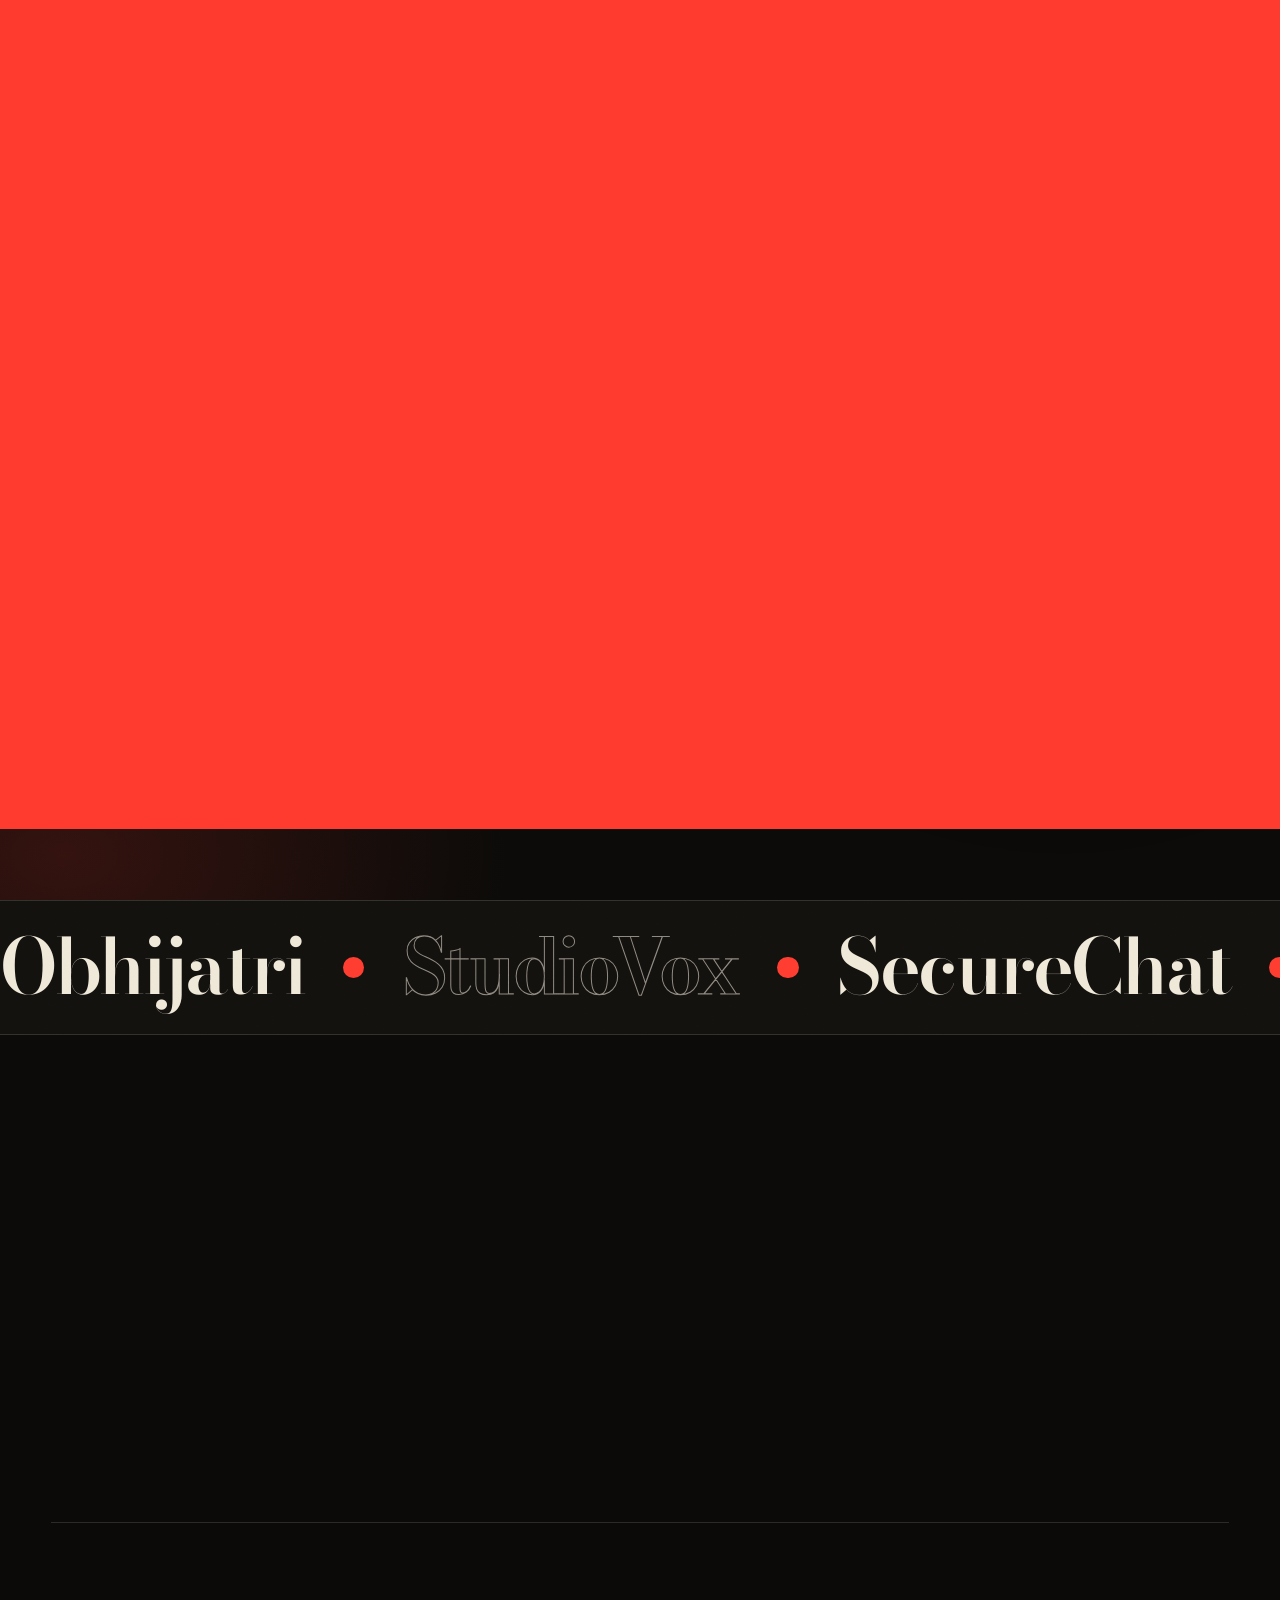
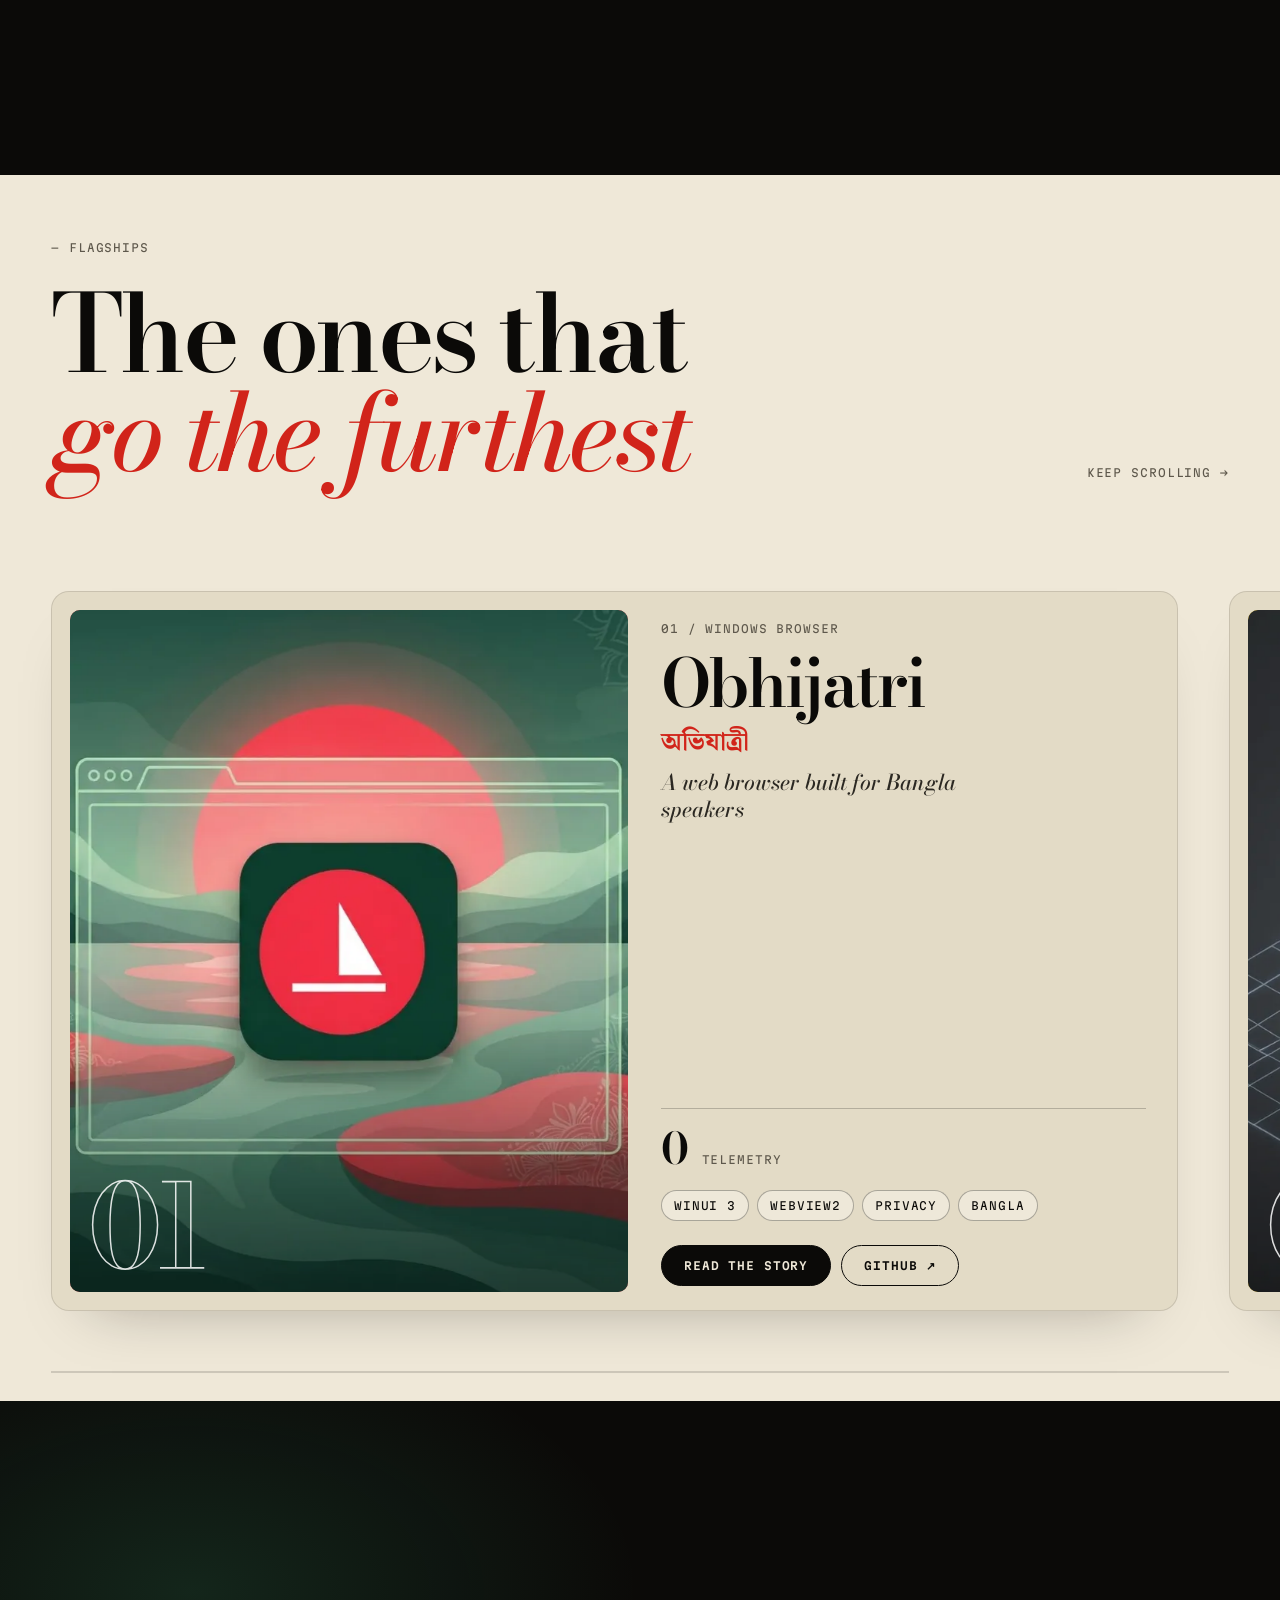
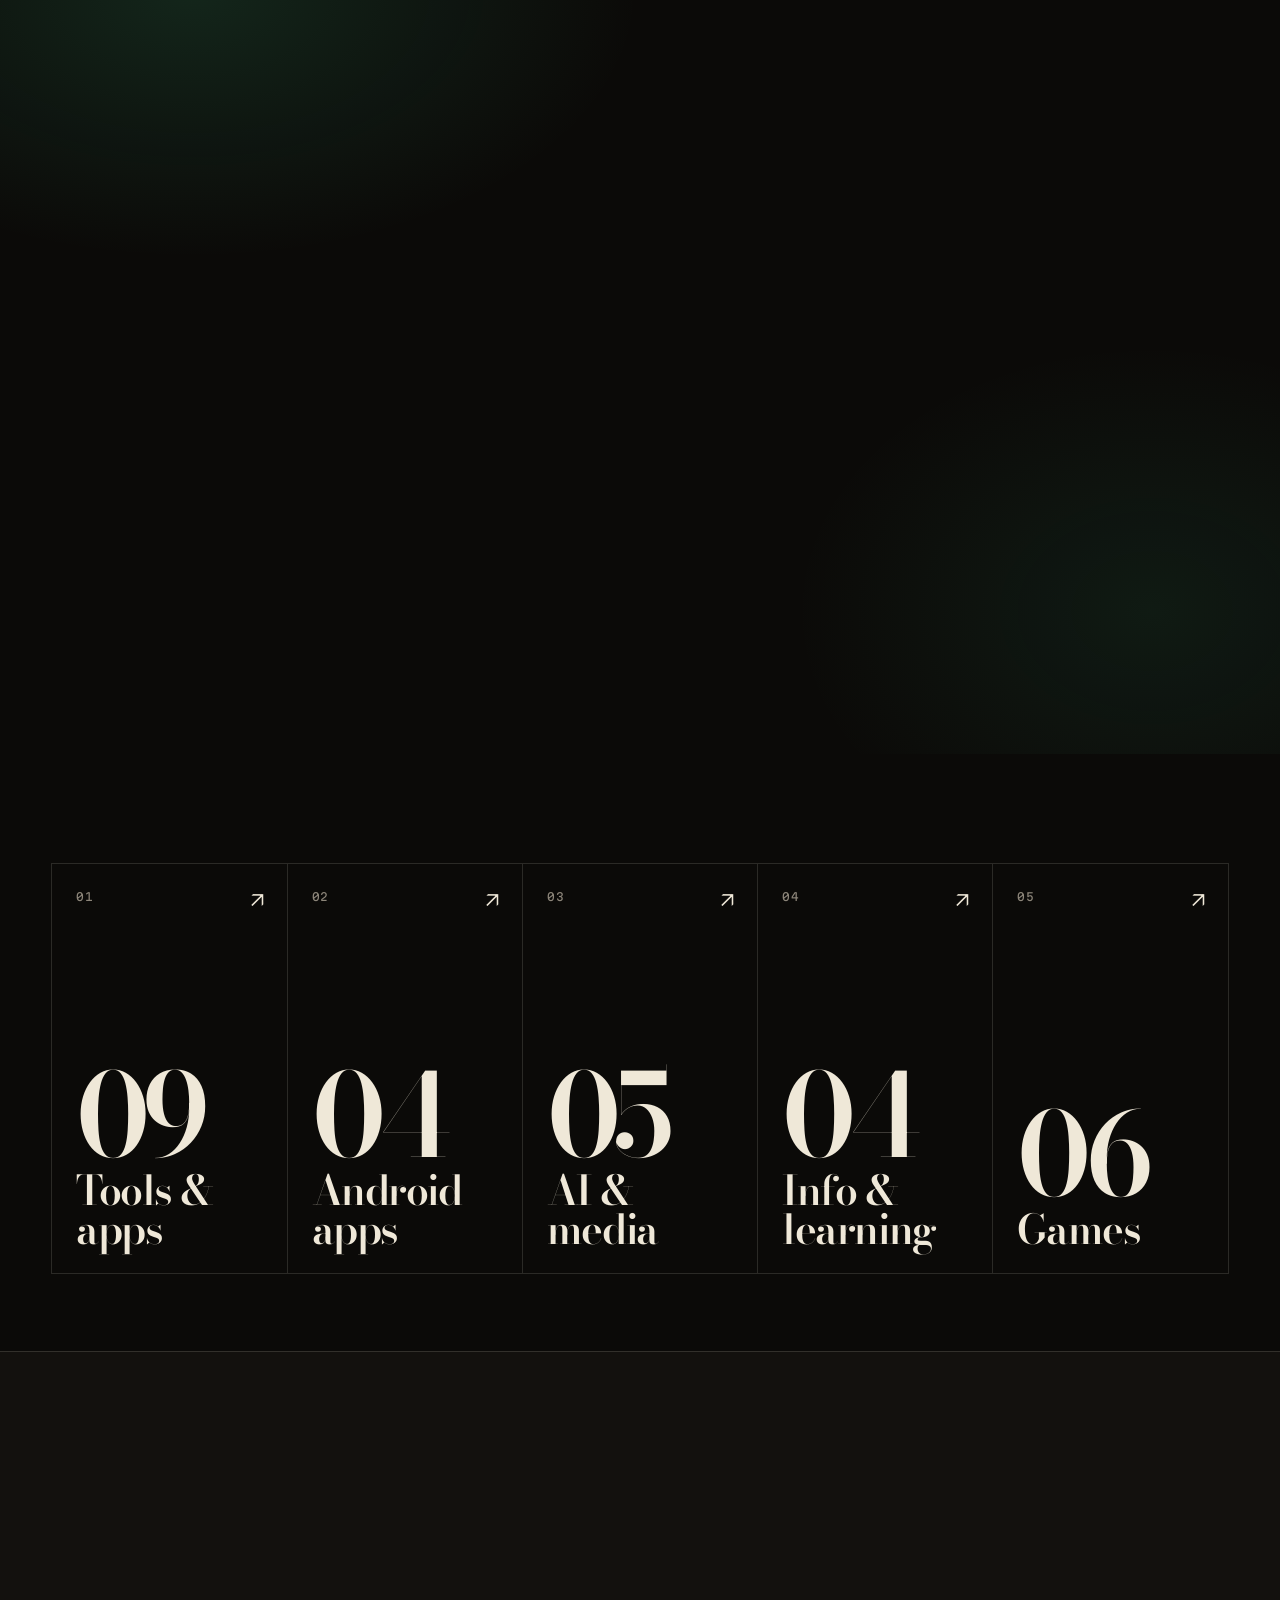
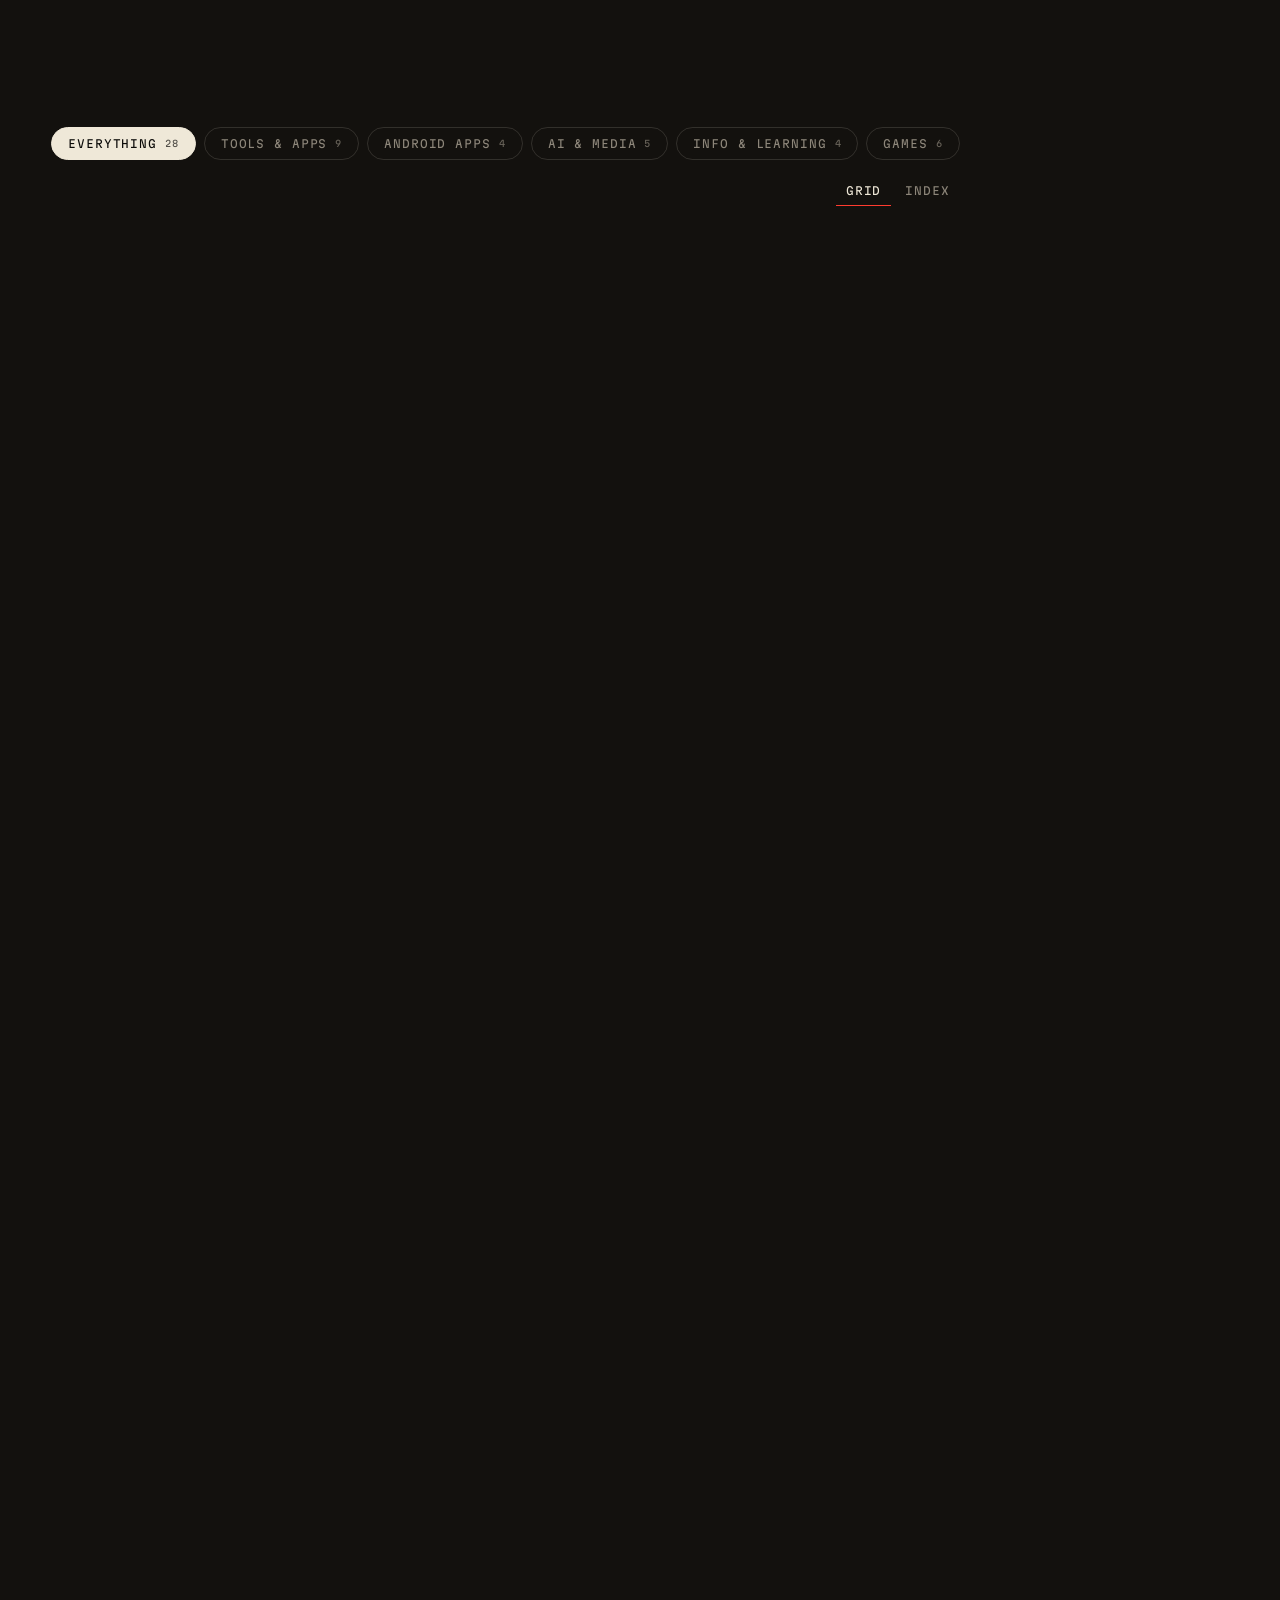
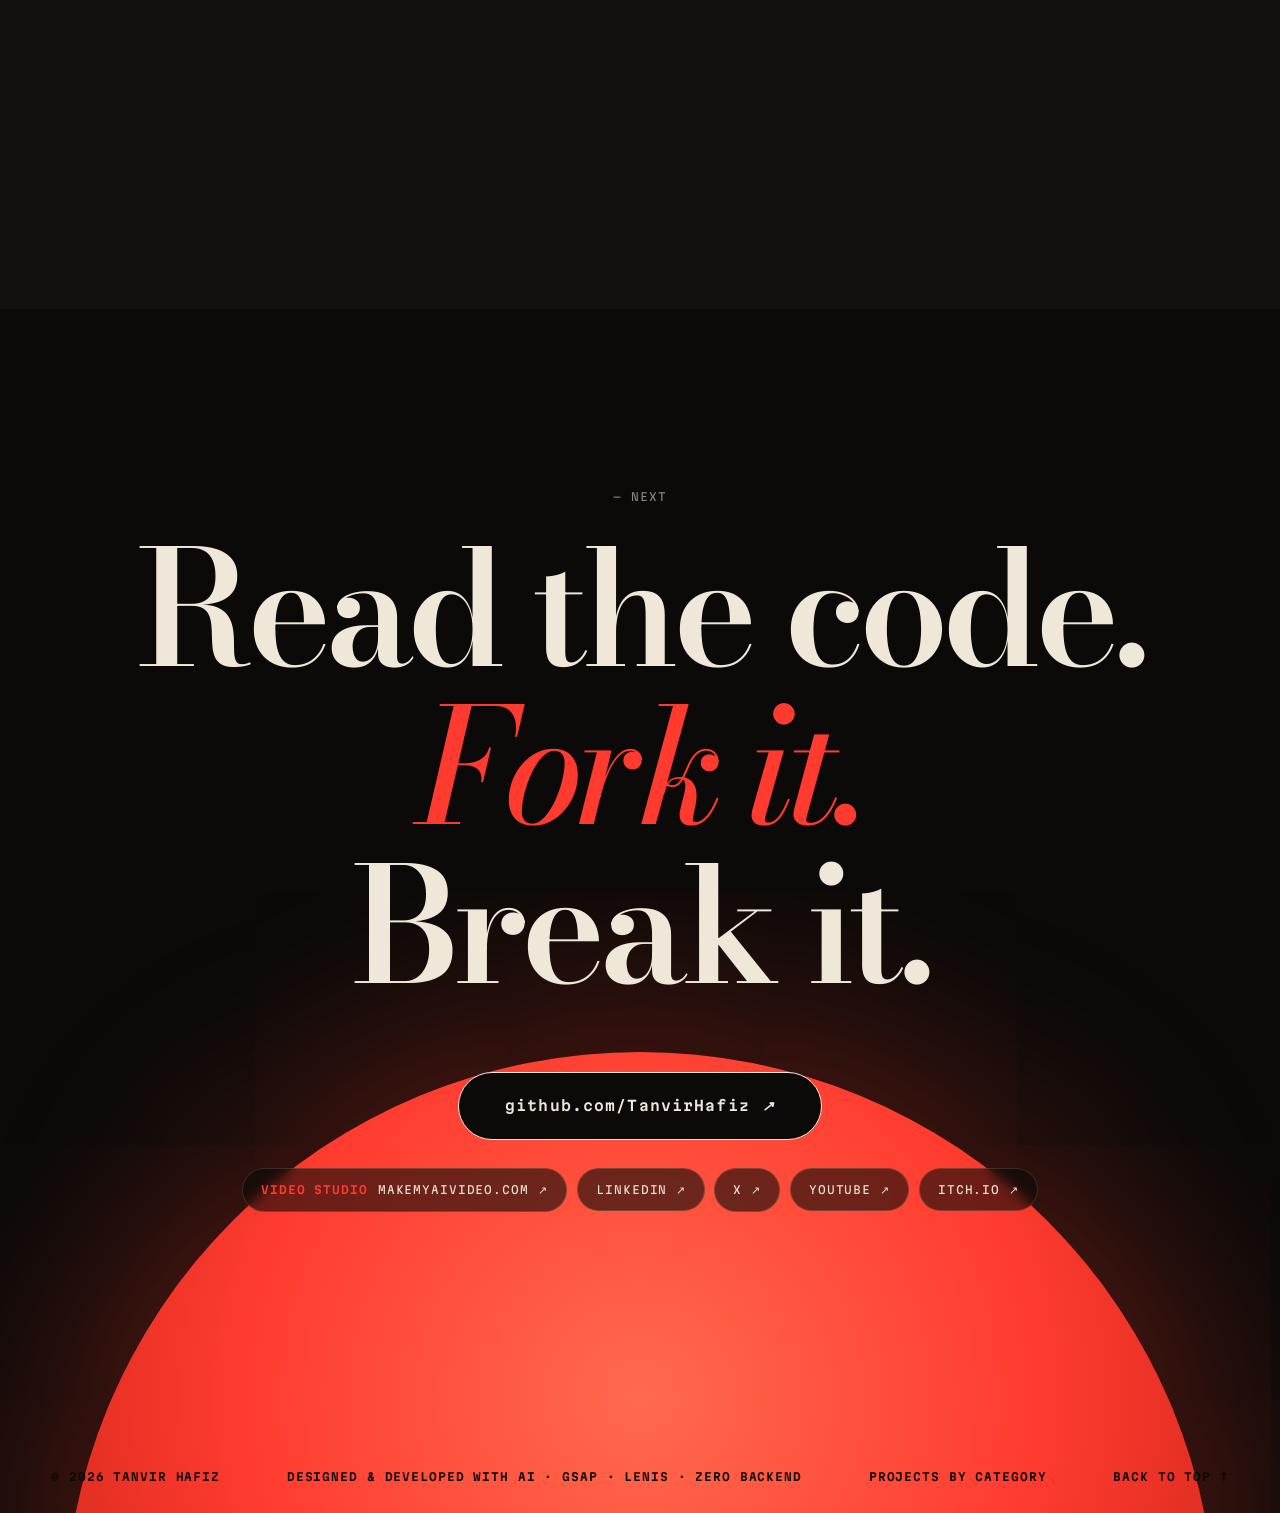
<file: site/index.html>
<!doctype html>
<html lang="en">
<head>
<meta charset="utf-8">
<meta name="viewport" content="width=device-width, initial-scale=1, viewport-fit=cover">
<title>Tanvir Hafiz — Ideas shipped, built with superintelligence</title>
<meta name="description" content="A catalogue of open-source projects designed and developed with AI: a Bangla-first browser, offline voice restoration, encrypted chat, a tick-accurate SkyRoads remake and more.">
<meta name="theme-color" content="#0b0a08">
<link rel="canonical" href="https://superintelligentcodes.com/">
<meta property="og:site_name" content="Tanvir Hafiz — superintelligentcodes">
<meta property="og:title" content="Ideas shipped, built with superintelligence">
<meta property="og:description" content="Open-source projects by Tanvir Hafiz, from a Bangla-first browser to a 1993 racer rebuilt tick for tick.">
<meta property="og:type" content="website">
<meta property="og:url" content="https://superintelligentcodes.com/">
<meta property="og:image" content="https://superintelligentcodes.com/og.jpg">
<meta property="og:image:width" content="1200">
<meta property="og:image:height" content="630">
<meta property="og:image:alt" content="Ideas shipped, built with superintelligence: a collage of project artwork from Tanvir Hafiz's open-source work">
<meta name="twitter:card" content="summary_large_image">
<meta name="twitter:title" content="Ideas shipped, built with superintelligence">
<meta name="twitter:description" content="Open-source projects by Tanvir Hafiz, from a Bangla-first browser to a 1993 racer rebuilt tick for tick.">
<meta name="twitter:image" content="https://superintelligentcodes.com/og.jpg">
<script type="application/ld+json">{"@context":"https://schema.org","@type":"Person","name":"Tanvir Hafiz","url":"https://superintelligentcodes.com/","sameAs":["https://github.com/TanvirHafiz","https://www.linkedin.com/in/tanvirhafiz/","https://x.com/TanvirHafiz1982","https://www.youtube.com/@TanvirsTechTalk","https://tanvirhafiz.itch.io/","https://www.makemyaivideo.com/"]}</script>
<link rel="icon" href="favicon.svg" type="image/svg+xml">

<link rel="preconnect" href="https://fonts.googleapis.com">
<link rel="preconnect" href="https://fonts.gstatic.com" crossorigin>
<link href="https://fonts.googleapis.com/css2?family=Bodoni+Moda:ital,opsz,wght@0,6..96,400..900;1,6..96,400..900&family=Instrument+Sans:wght@400..700&family=Martian+Mono:wght@300..700&family=Noto+Serif+Bengali:wght@500;700&display=swap" rel="stylesheet">
<link rel="stylesheet" href="css/style.css">
<noscript><style>.preloader{display:none}[data-reveal]{opacity:1!important;transform:none!important}</style></noscript>
</head>
<body class="is-loading">

<!-- Preloader -->
<div class="preloader" aria-hidden="true">
  <div class="pre-sun"></div>
  <div class="pre-count"><span id="preNum">00</span><i id="preTotal">/00</i></div>
  <div class="pre-label">Cataloguing the work</div>
</div>

<div class="grain" aria-hidden="true"></div>
<div class="progress" aria-hidden="true"><i></i></div>
<div class="cursor" aria-hidden="true"><span class="cursor-label"></span></div>

<!-- Nav -->
<header class="nav">
  <a href="#top" class="logo" data-cursor="" aria-label="Back to top"><span class="logo-sun"></span>T<em>H</em></a>
  <div class="nav-clock mono"><span>Dhaka</span> <b id="clock">--:--</b></div>
  <nav class="nav-links mono" aria-label="Sections">
    <a href="#flagships">Flagships</a>
    <a href="#archive">Gallery</a>
    <a href="projects.html">Projects</a>
    <a href="https://github.com/TanvirHafiz" target="_blank" rel="noopener noreferrer">GitHub ↗</a>
  </nav>
</header>

<main id="top">

<!-- HERO -->
<section class="hero" id="hero">
  <div class="sun" aria-hidden="true"><div class="sun-core"></div></div>

  <div class="float f1" aria-hidden="true"><img src="img/SkyRoads-HD.webp" alt=""></div>
  <div class="float f2" aria-hidden="true"><img src="img/Hartal-Ludo.webp" alt=""></div>
  <div class="float f3" aria-hidden="true"><img src="img/StudioVox.webp" alt=""></div>
  <div class="float f4" aria-hidden="true"><img src="img/Tiny-Python.webp" alt=""></div>

  <div class="hero-meta mono">
    <span>Catalogue Nº 01</span>
    <span>Open source · Free to try</span>
  </div>

  <h1 class="hero-title" aria-label="Ideas shipped, built with superintelligence">
    <span class="line"><span class="in" data-split>Ideas</span><span class="pill" aria-hidden="true"><span class="pill-in"></span></span><span class="in" data-split>shipped</span></span>
    <span class="line"><span class="in it" data-split>built with super</span></span>
    <span class="line"><span class="in" data-split>intelligence<b class="dot">.</b></span></span>
  </h1>

  <div class="hero-foot">
    <p class="hero-lede">Each one starts with a small, stubborn idea and ends with a link you can click. A browser that speaks Bangla. A voice cleaner that never phones home. A 1993 racer, rebuilt tick for tick.</p>
    <div class="hero-scroll mono"><span>Scroll</span><i></i></div>
  </div>
</section>

<!-- MARQUEE -->
<section class="marquee" aria-hidden="true">
  <div class="marquee-track" id="marquee"></div>
</section>

<!-- MANIFESTO -->
<section class="manifesto" id="manifesto">
  <p class="mono eyebrow" data-reveal>— Preface</p>
  <p class="manifesto-text" id="manifestoText">Open source and free to try. Most run <em>entirely on your own machine</em>, with no accounts and no uploads. Designed and developed with <em class="hl">Super intelligence</em>.</p>

  <div class="stats">
    <div class="stat" data-reveal><b data-count="0" id="cRepos">0</b><span class="mono">Repositories</span></div>
    <div class="stat" data-reveal><b data-count="0" id="cCats">0</b><span class="mono">Disciplines</span></div>
    <div class="stat" data-reveal><b data-count="0" id="cLive">0</b><span class="mono">Live demos</span></div>
    <div class="stat" data-reveal><b data-count="100" data-suffix="%">0</b><span class="mono">Open source</span></div>
  </div>
</section>

<!-- FLAGSHIPS (horizontal) -->
<section class="flag" id="flagships">
  <div class="flag-head">
    <div><p class="mono eyebrow">— Flagships</p>
    <h2 class="h2">The ones that<br><em>go the furthest</em></h2></div>
    <p class="flag-hint mono">Keep scrolling <span>→</span></p>
  </div>
  <div class="flag-pin">
    <div class="flag-track" id="flagTrack"></div>
    <div class="flag-bar" aria-hidden="true"><i></i></div>
  </div>
</section>

<!-- ANDROID -->
<section class="droid" id="android">
  <div class="droid-head">
    <div>
      <p class="mono eyebrow" data-reveal>— Android</p>
      <h2 class="h2" data-reveal>In your <em>pocket</em></h2>
    </div>
    <p class="droid-lede" data-reveal>Private, offline-first apps for the phone you already carry. Store links appear here as each one goes live.</p>
  </div>
  <div class="droid-row" id="droidRow"></div>
</section>

<!-- ROOMS -->
<section class="rooms" id="rooms">
  <p class="mono eyebrow" data-reveal>— Browse by category</p>
  <div class="rooms-grid" id="roomsGrid"></div>
</section>

<!-- ARCHIVE -->
<section class="archive" id="archive">
  <div class="archive-head">
    <div>
      <p class="mono eyebrow" data-reveal>— The full archive</p>
      <h2 class="h2" data-reveal>Everything,<br><em>on the table</em></h2>
    </div>
    <div class="controls">
      <div class="filters" id="filters" role="tablist" aria-label="Filter projects"></div>
      <div class="view-toggle mono" id="viewToggle" role="group" aria-label="View">
        <button data-view="grid" class="on" aria-pressed="true">Grid</button>
        <button data-view="list" aria-pressed="false">Index</button>
      </div>
    </div>
  </div>
  <div class="grid" id="grid"></div>
  <ol class="list" id="list" hidden></ol>
  <noscript>
    <ul>
      <li><a href="https://github.com/TanvirHafiz">All projects on GitHub</a></li>
    </ul>
  </noscript>
</section>

<!-- FOOTER -->
<footer class="foot" id="contact">
  <div class="foot-sun" aria-hidden="true"></div>
  <p class="mono eyebrow">— Next</p>
  <h2 class="foot-title"><span>Read the code.</span><span class="it">Fork it.</span><span>Break it.</span></h2>
  <a class="mag-btn" href="https://github.com/TanvirHafiz" target="_blank" rel="noopener noreferrer" data-cursor="Open">
    <span class="mag-in">github.com/TanvirHafiz <i>↗</i></span>
  </a>
  <nav class="foot-links mono" aria-label="Elsewhere">
    <a href="https://www.makemyaivideo.com/" target="_blank" rel="noopener noreferrer" data-cursor="Visit"><b>Video studio</b> makemyaivideo.com ↗</a>
    <a href="https://www.linkedin.com/in/tanvirhafiz/" target="_blank" rel="me noopener noreferrer" data-cursor="Visit">LinkedIn ↗</a>
    <a href="https://x.com/TanvirHafiz1982" target="_blank" rel="me noopener noreferrer" data-cursor="Visit">X ↗</a>
    <a href="https://www.youtube.com/@TanvirsTechTalk" target="_blank" rel="me noopener noreferrer" data-cursor="Visit">YouTube ↗</a>
    <a href="https://tanvirhafiz.itch.io/" target="_blank" rel="me noopener noreferrer" data-cursor="Visit">itch.io ↗</a>
  </nav>
  <div class="foot-base mono">
    <span>© <span id="yr">2026</span> Tanvir Hafiz</span>
    <span>Designed &amp; developed with AI · GSAP · Lenis · zero backend</span>
    <a href="projects.html" data-cursor="">Projects by category</a>
    <a href="#top" data-cursor="">Back to top ↑</a>
  </div>
</footer>
</main>

<!-- Hover preview (index view) -->
<div class="peek" id="peek" aria-hidden="true"><img alt=""></div>

<!-- Project dialog -->
<div class="modal" id="modal" role="dialog" aria-modal="true" aria-labelledby="mTitle" hidden>
  <div class="modal-veil"></div>
  <div class="modal-panel">
    <button class="m-close mono" id="mClose" data-cursor="Close">Close <i>✕</i></button>
    <div class="m-visual"><img id="mImg" alt=""><span class="m-no mono" id="mNo"></span></div>
    <div class="m-body">
      <p class="mono m-kind" id="mKind"></p>
      <h3 class="m-title" id="mTitle"></h3>
      <p class="m-bn" id="mBn"></p>
      <p class="m-tag" id="mTag"></p>
      <div class="m-block"><h4 class="mono">The idea</h4><p id="mIdea"></p></div>
      <div class="m-block"><h4 class="mono">What it does</h4><p id="mWhat"></p></div>
      <ul class="m-tags mono" id="mTags"></ul>
      <div class="m-actions" id="mActions"></div>
      <div class="m-nav mono">
        <button id="mPrev" data-cursor="Prev">← Prev</button>
        <span id="mPos"></span>
        <button id="mNext" data-cursor="Next">Next →</button>
      </div>
    </div>
  </div>
</div>

<script src="js/vendor/gsap.min.js"></script>
<script src="js/vendor/ScrollTrigger.min.js"></script>
<script src="js/vendor/Flip.min.js"></script>
<script src="js/vendor/lenis.min.js"></script>
<script src="js/data.js"></script>
<script src="js/main.js"></script>
</body>
</html>
</file>
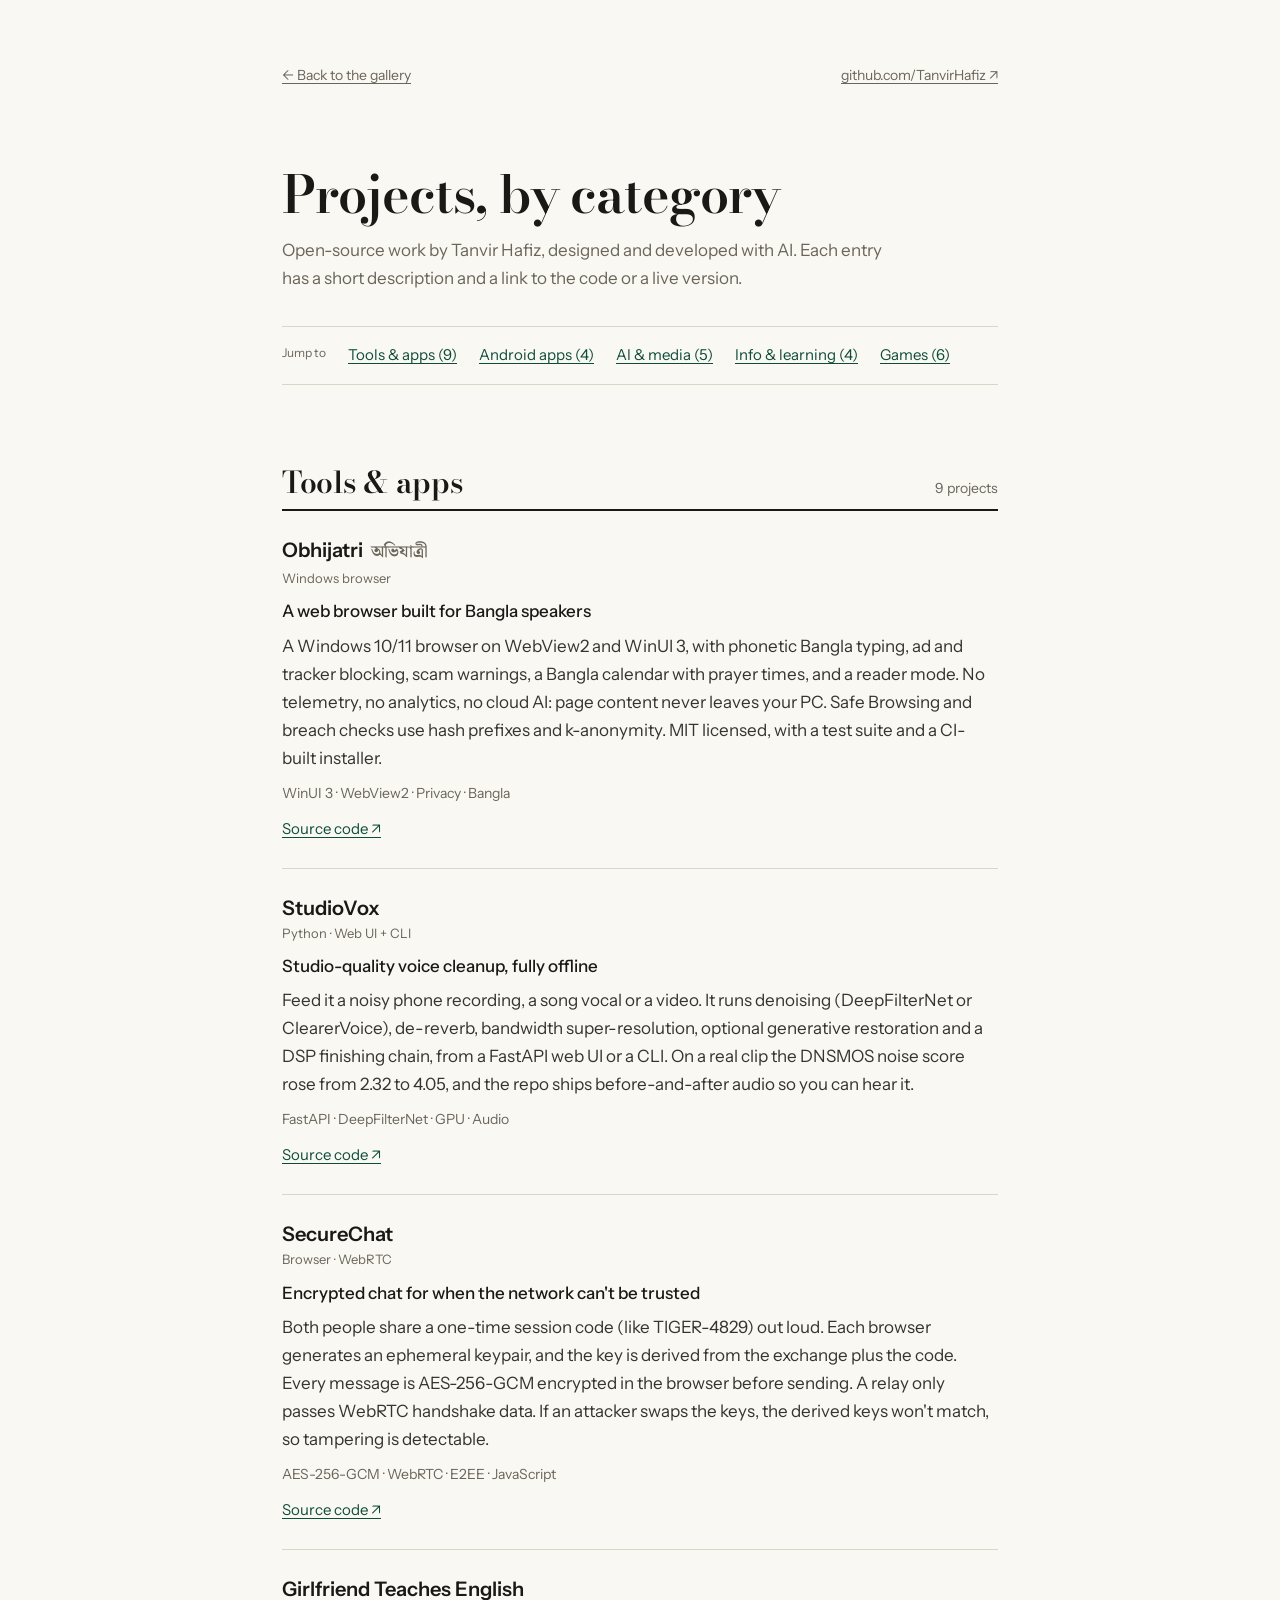
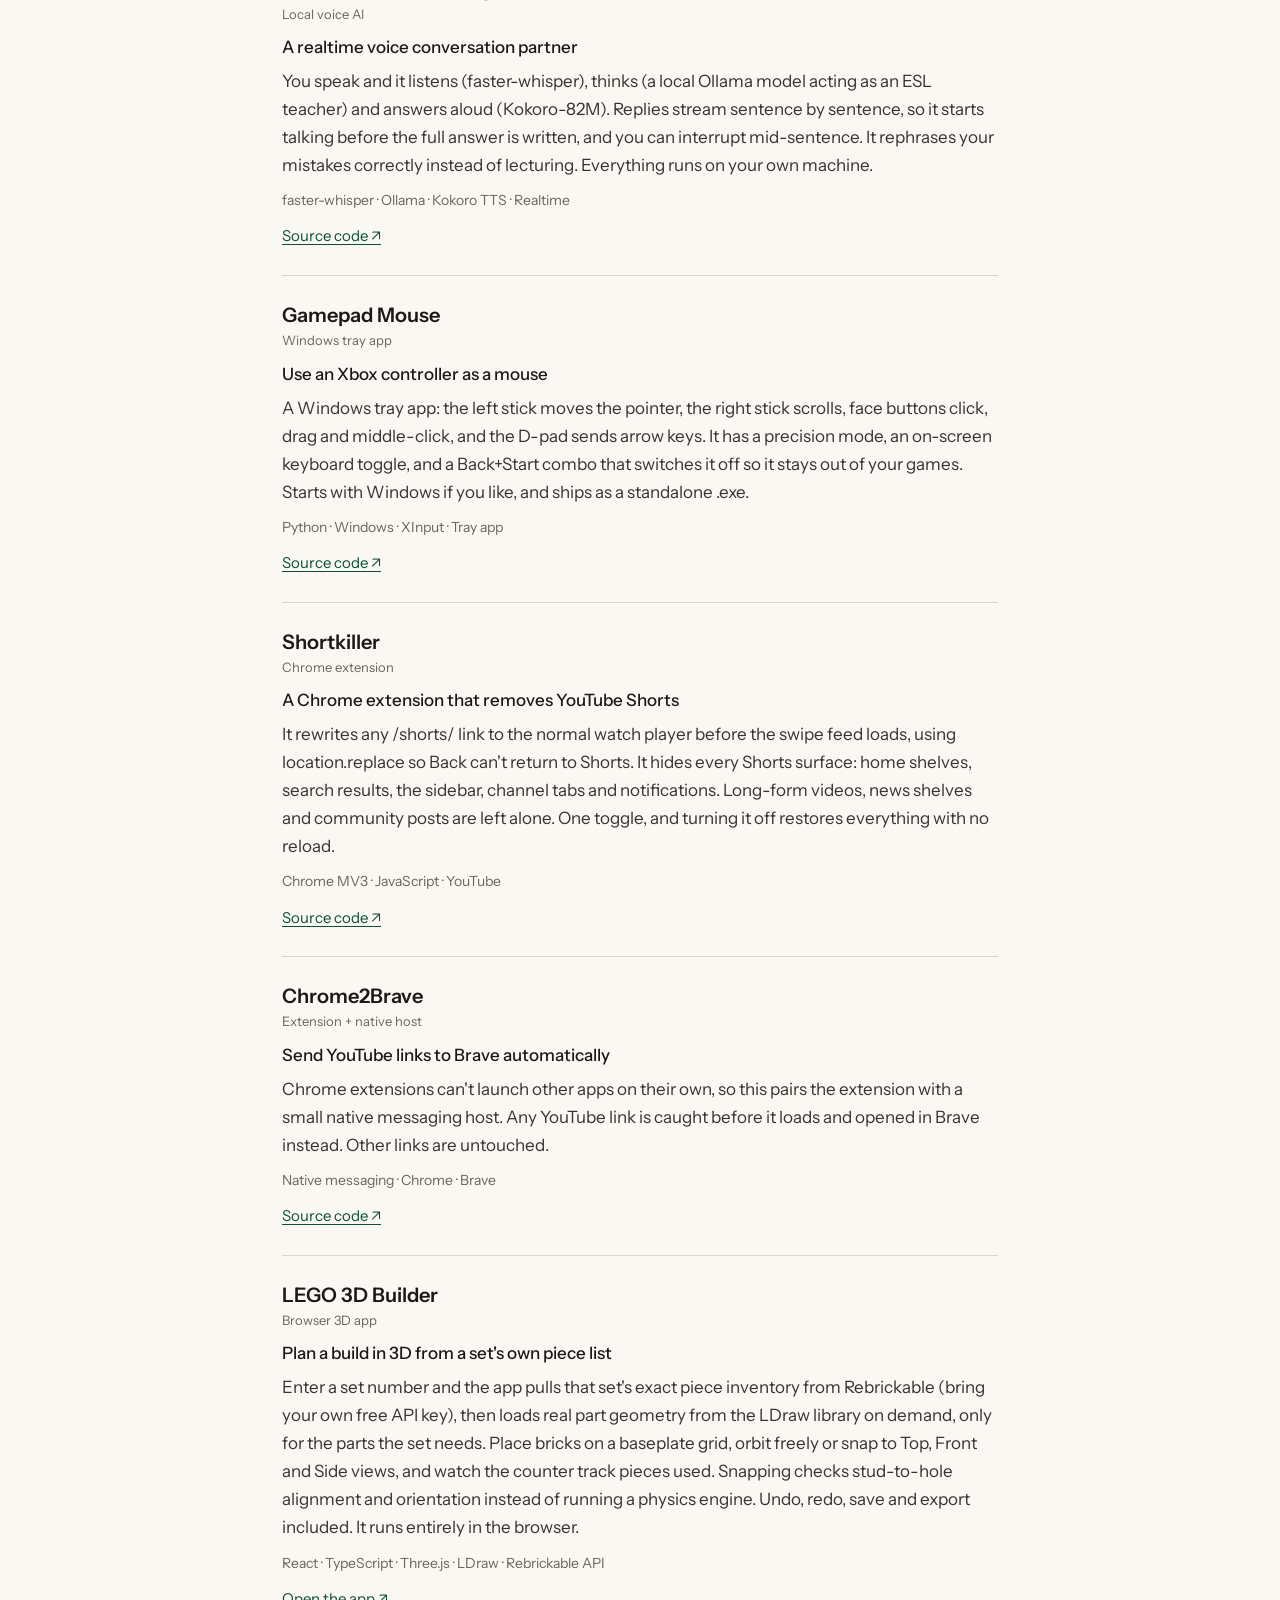
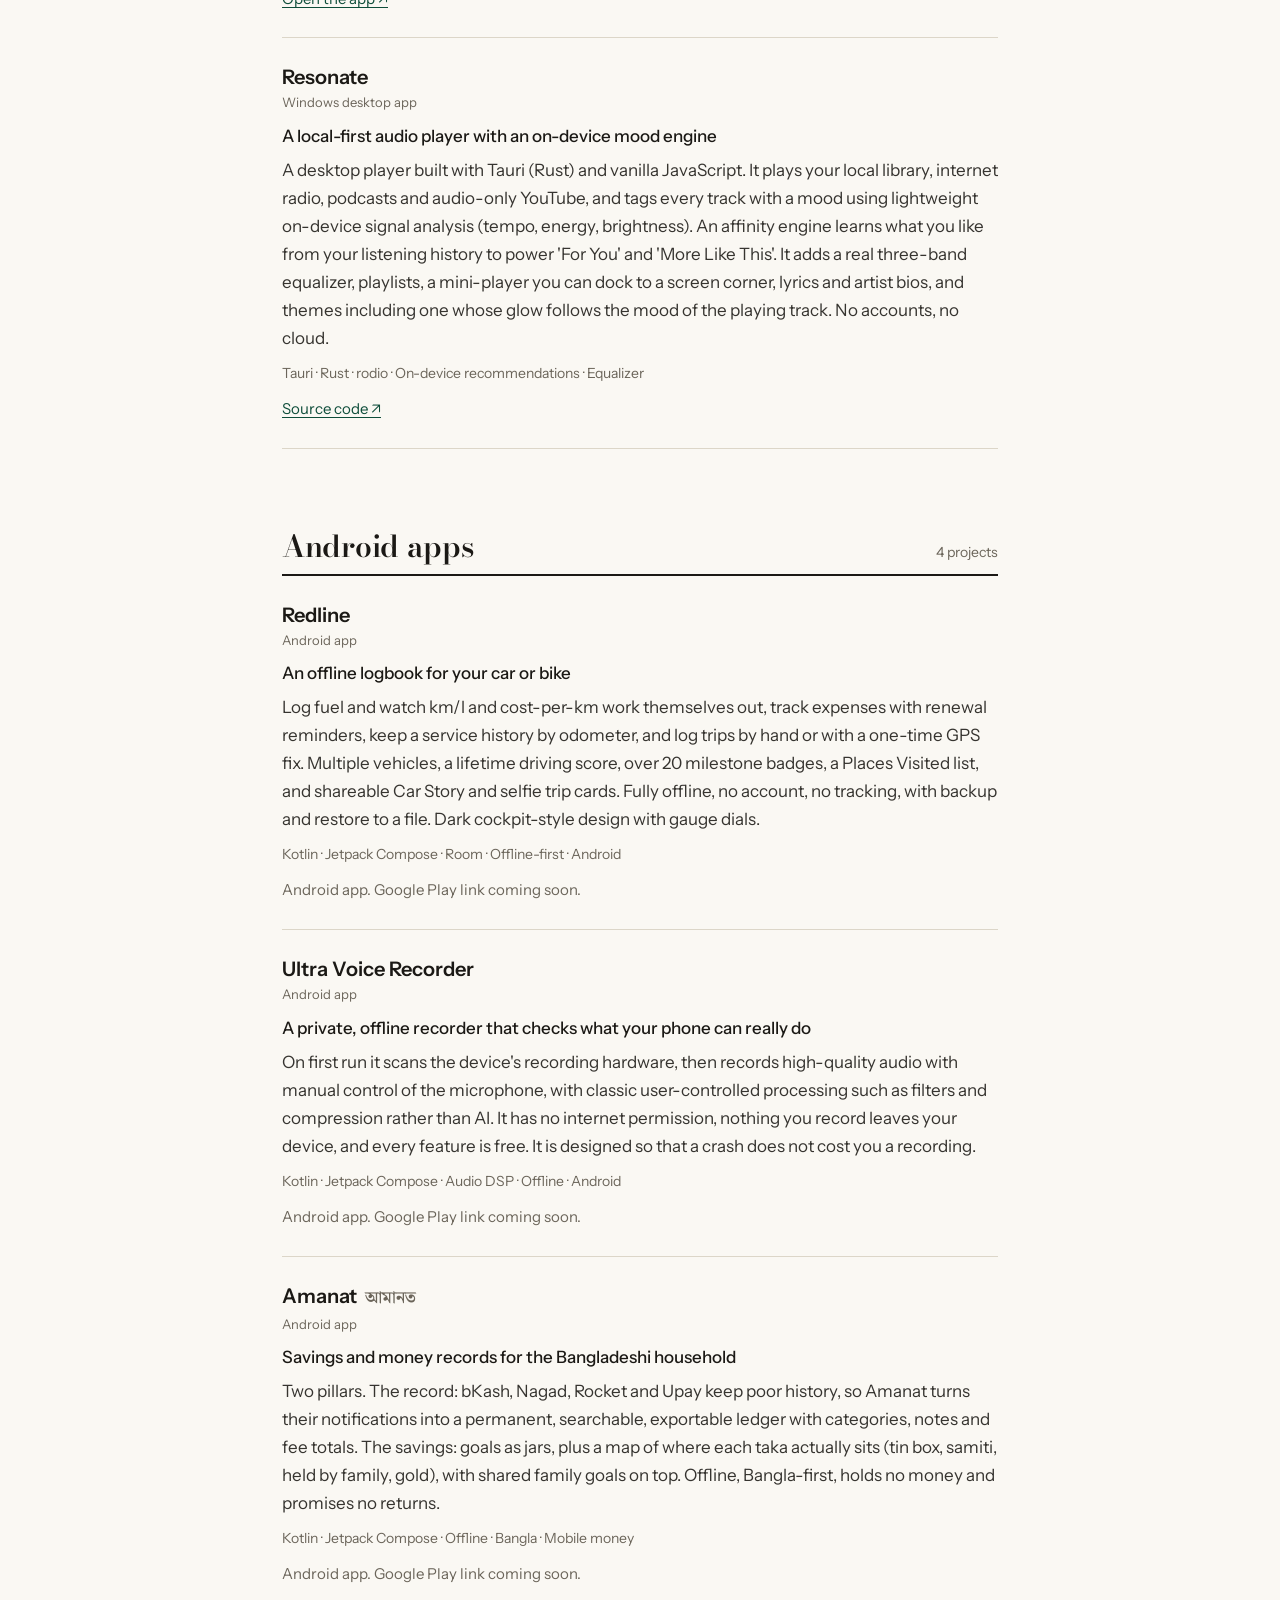
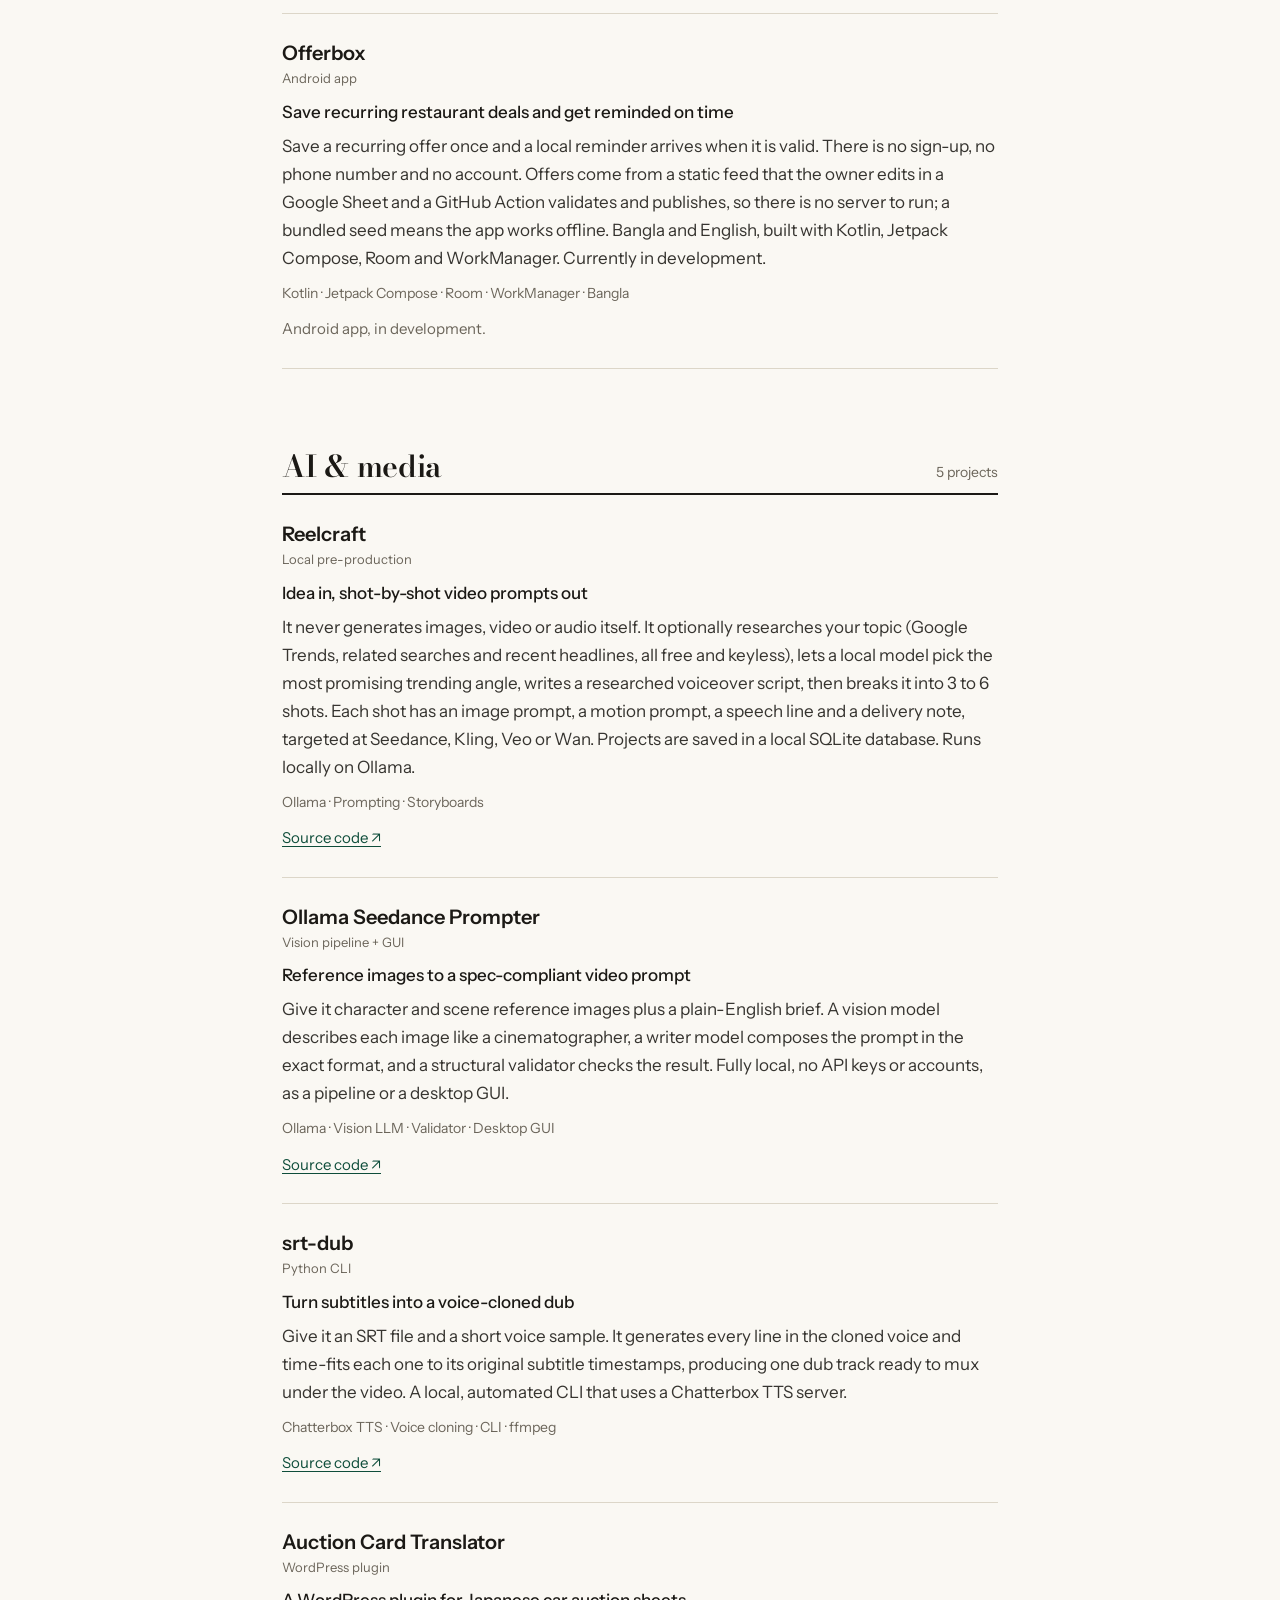
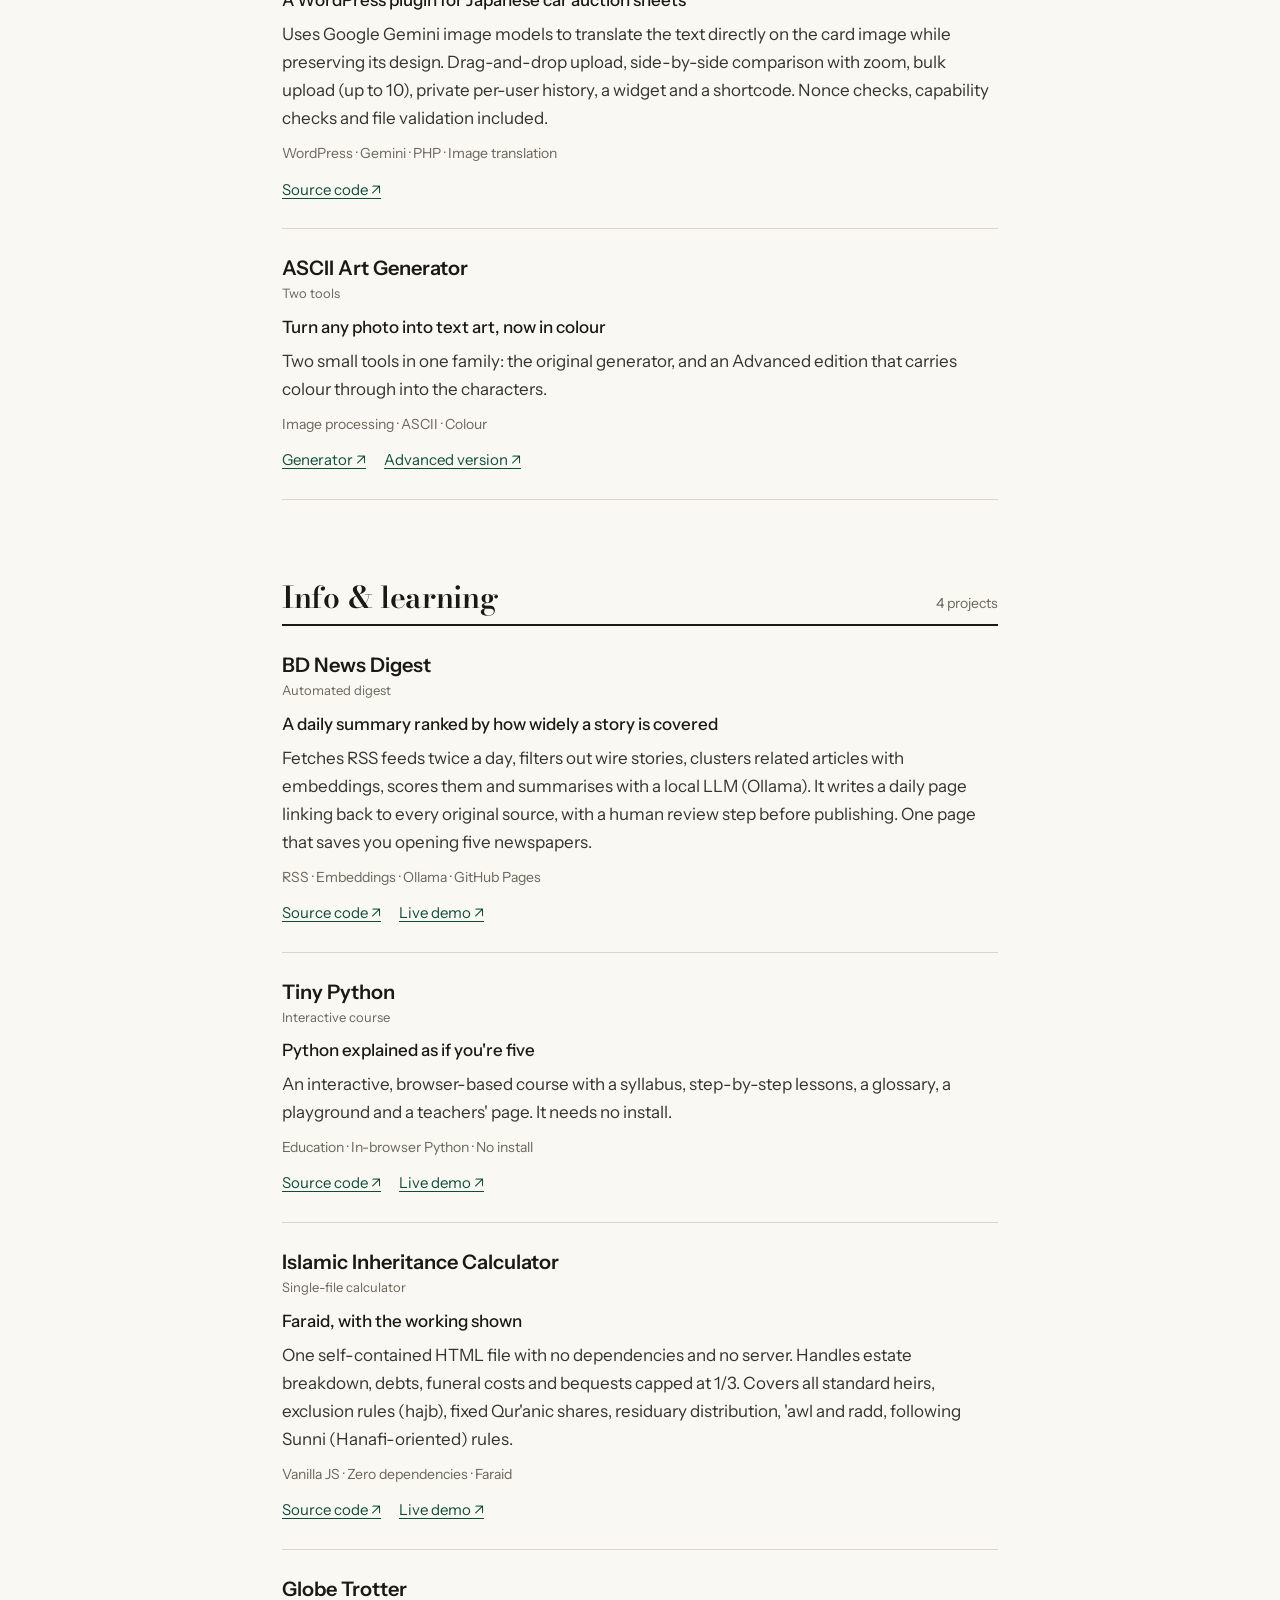
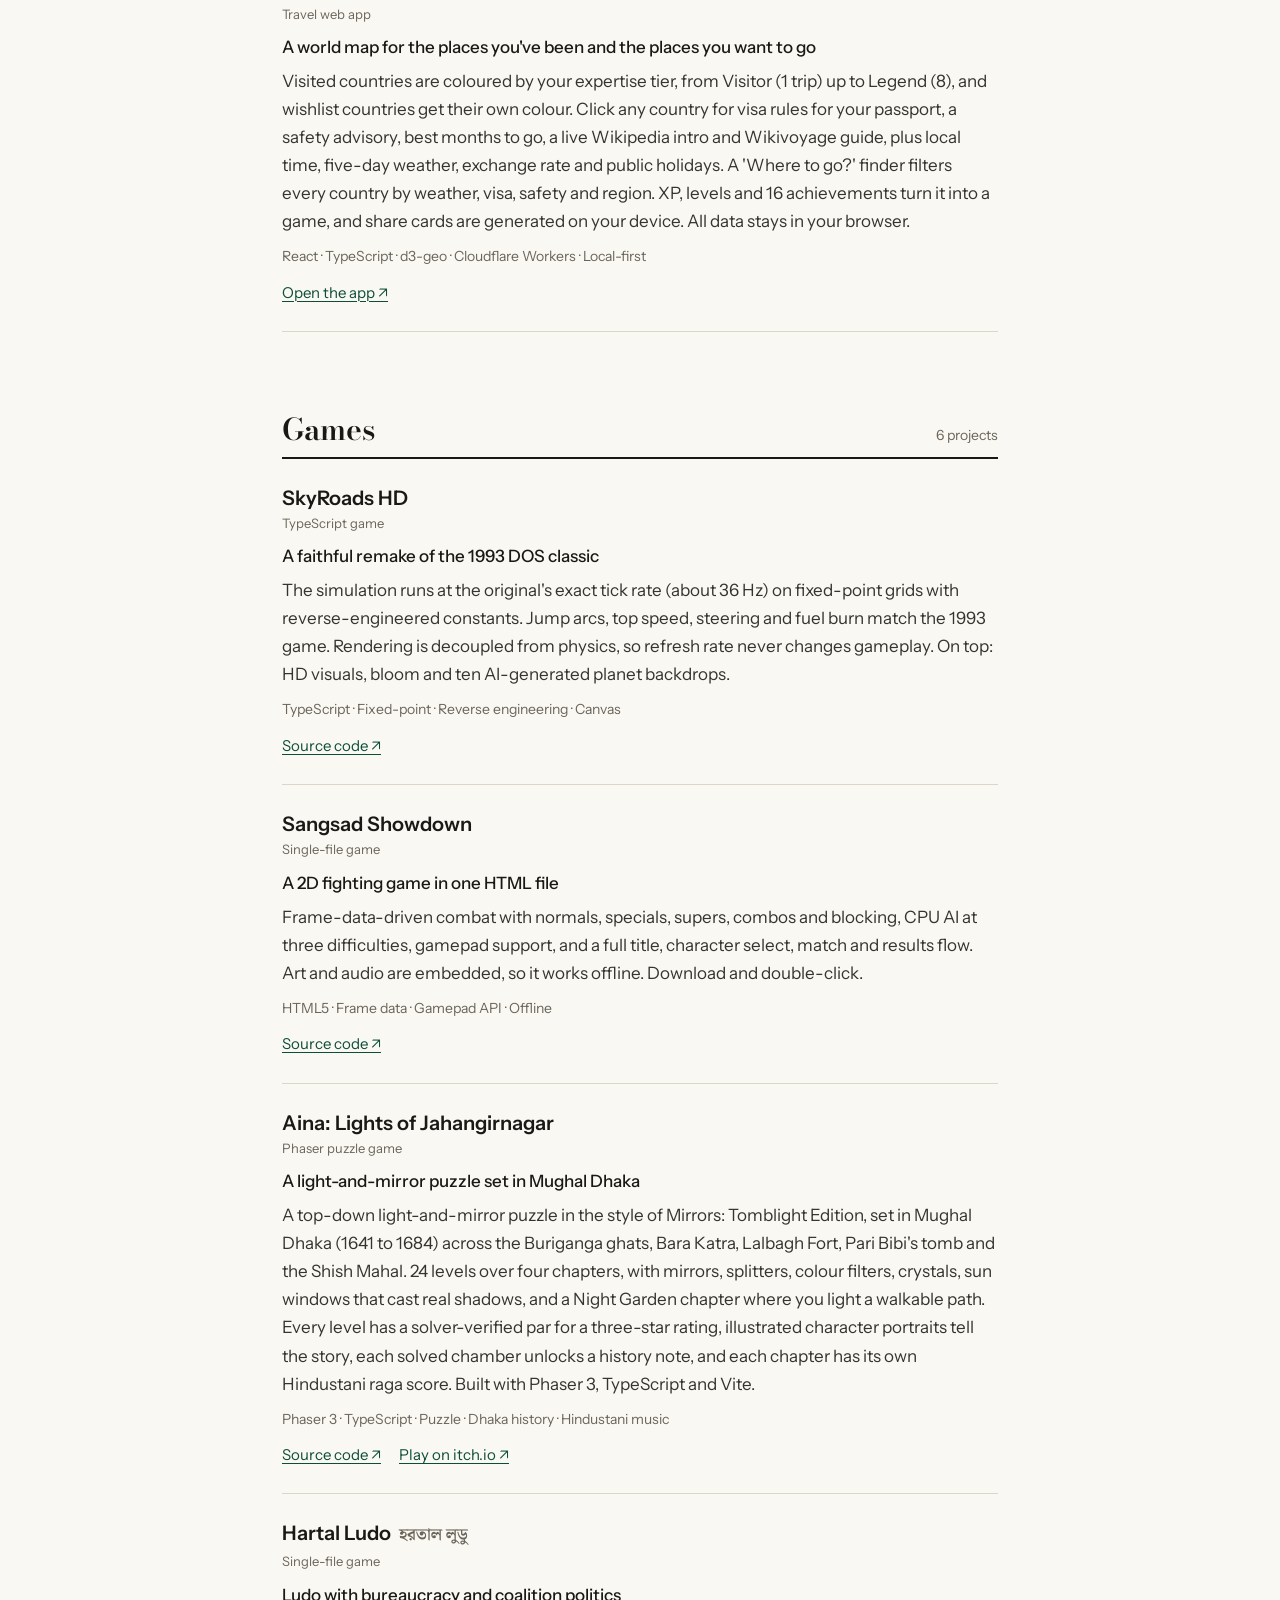
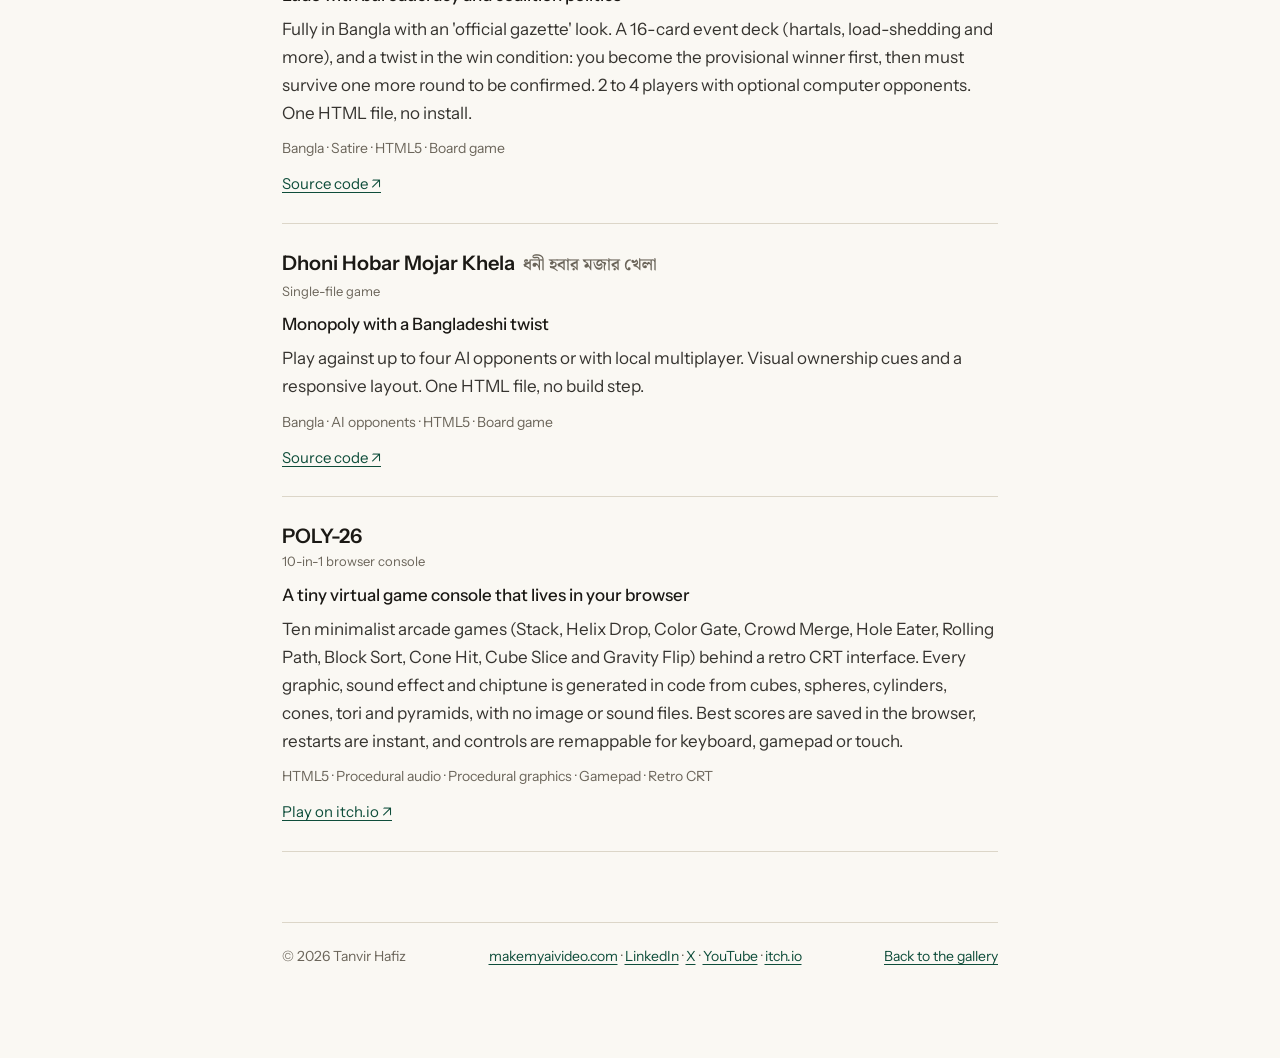
<file: site/projects.html>
<!doctype html>
<html lang="en">
<head>
<meta charset="utf-8">
<meta name="viewport" content="width=device-width, initial-scale=1">
<title>Projects by category — Tanvir Hafiz</title>
<meta name="description" content="A category-by-category list of Tanvir Hafiz's open-source projects, with descriptions and links.">
<meta name="theme-color" content="#faf8f3">
<link rel="canonical" href="https://superintelligentcodes.com/projects">
<meta property="og:site_name" content="Tanvir Hafiz — superintelligentcodes">
<meta property="og:title" content="Projects by category — Tanvir Hafiz">
<meta property="og:description" content="A category-by-category list of Tanvir Hafiz's open-source projects, with descriptions and links.">
<meta property="og:type" content="website">
<meta property="og:url" content="https://superintelligentcodes.com/projects">
<meta property="og:image" content="https://superintelligentcodes.com/og.jpg">
<meta name="twitter:card" content="summary_large_image">
<meta name="twitter:image" content="https://superintelligentcodes.com/og.jpg">
<link rel="icon" href="favicon.svg" type="image/svg+xml">
<link rel="preconnect" href="https://fonts.googleapis.com">
<link rel="preconnect" href="https://fonts.gstatic.com" crossorigin>
<link href="https://fonts.googleapis.com/css2?family=Bodoni+Moda:ital,opsz,wght@0,6..96,500..700;1,6..96,500..600&family=Instrument+Sans:wght@400;500;600&family=Noto+Serif+Bengali:wght@600&display=swap" rel="stylesheet">
<style>
:root{
  --bg:#faf8f3; --ink:#1b1915; --mute:#6b655a; --rule:#dcd6c8; --accent:#0e4d3a; --link:#0e4d3a;
  --serif:"Bodoni Moda","Didot",Georgia,serif; --sans:"Instrument Sans","Helvetica Neue",Arial,sans-serif;
}
@media (prefers-color-scheme:dark){:root{--bg:#121110; --ink:#ece6d8; --mute:#9b9486; --rule:#2c2923; --accent:#7fd1ae; --link:#7fd1ae}}
*{box-sizing:border-box;margin:0;padding:0}
html{background:var(--bg);scroll-behavior:smooth}
body{font:17px/1.65 var(--sans);color:var(--ink);background:var(--bg);-webkit-font-smoothing:antialiased}
a{color:var(--link);text-underline-offset:3px;text-decoration-thickness:1px}
a:hover{text-decoration-thickness:2px}
:focus-visible{outline:2px solid var(--accent);outline-offset:3px}
.wrap{max-width:760px;margin:0 auto;padding:clamp(28px,6vw,64px) 22px 90px}
.top{display:flex;justify-content:space-between;gap:16px;flex-wrap:wrap;font-size:14px;color:var(--mute);margin-bottom:clamp(40px,8vw,80px)}
.top a{color:var(--mute)}
.top a:hover{color:var(--ink)}
h1{font:600 clamp(34px,6vw,52px)/1.05 var(--serif);font-variation-settings:"opsz" 18;letter-spacing:-.02em;margin-bottom:14px}
.lede{color:var(--mute);max-width:56ch}
.jump{display:flex;flex-wrap:wrap;gap:6px 22px;margin:34px 0 0;padding:16px 0;border-block:1px solid var(--rule);font-size:15px}
.jump span{color:var(--mute);font-size:12px}
section{margin-top:clamp(48px,8vw,80px);scroll-margin-top:24px}
h2{font:600 clamp(24px,3.4vw,30px)/1.15 var(--serif);font-variation-settings:"opsz" 18;letter-spacing:-.01em;display:flex;align-items:baseline;justify-content:space-between;gap:12px;padding-bottom:10px;border-bottom:2px solid var(--ink)}
h2 small{font:400 14px var(--sans);color:var(--mute);letter-spacing:0}
.item{padding:26px 0;border-bottom:1px solid var(--rule)}
.item h3{font:600 20px/1.3 var(--sans)}
.item h3 .bn{font:600 17px var(--serif);font-family:"Noto Serif Bengali",serif;color:var(--mute);margin-left:8px;font-weight:600}
.kind{font-size:13px;color:var(--mute);margin:2px 0 8px}
.tag{font-weight:500;margin-bottom:6px}
.item p.what{color:var(--ink);opacity:.88}
.meta{margin-top:10px;font-size:14px;color:var(--mute)}
.links{margin-top:12px;font-size:15px;display:flex;flex-wrap:wrap;gap:4px 18px}
footer{margin-top:70px;padding-top:22px;border-top:1px solid var(--rule);font-size:14px;color:var(--mute);display:flex;justify-content:space-between;flex-wrap:wrap;gap:10px}
@media print{.top a:last-child,.jump{display:none}body{font-size:12pt}.item{break-inside:avoid}}
</style>
</head>
<body>
<div class="wrap">
  <div class="top">
    <a href="./">← Back to the gallery</a>
    <a href="https://github.com/TanvirHafiz" target="_blank" rel="noopener noreferrer">github.com/TanvirHafiz ↗</a>
  </div>

  <header>
    <h1>Projects, by category</h1>
    <p class="lede">Open-source work by Tanvir Hafiz, designed and developed with AI. Each entry has a short description and a link to the code or a live version.</p>
    <nav class="jump" id="jump" aria-label="Categories"><span>Jump to</span></nav>
  </header>

  <main id="out"></main>

  <noscript><p style="margin-top:40px">This list needs JavaScript. All projects are also on <a href="https://github.com/TanvirHafiz">GitHub</a>.</p></noscript>

  <footer>
    <span>© <span id="yr"></span> Tanvir Hafiz</span>
    <span>
      <a href="https://www.makemyaivideo.com/" target="_blank" rel="noopener noreferrer">makemyaivideo.com</a> ·
      <a href="https://www.linkedin.com/in/tanvirhafiz/" target="_blank" rel="me noopener noreferrer">LinkedIn</a> ·
      <a href="https://x.com/TanvirHafiz1982" target="_blank" rel="me noopener noreferrer">X</a> ·
      <a href="https://www.youtube.com/@TanvirsTechTalk" target="_blank" rel="me noopener noreferrer">YouTube</a> ·
      <a href="https://tanvirhafiz.itch.io/" target="_blank" rel="me noopener noreferrer">itch.io</a>
    </span>
    <a href="./">Back to the gallery</a>
  </footer>
</div>

<script src="js/data.js"></script>
<script>
(function(){
  var P=window.PROJECTS, C=window.CATS;
  var esc=function(s){return String(s).replace(/[&<>"]/g,function(c){return {"&":"&amp;","<":"&lt;",">":"&gt;",'"':"&quot;"}[c]})};
  var host=function(u){return u.replace(/^https?:\/\//,"").replace(/\/$/,"")};
  var cats=Object.keys(C).filter(function(k){return k!=="all"});
  var jump=document.getElementById("jump"), out=document.getElementById("out");
  cats.forEach(function(k){
    var list=P.filter(function(p){return p.cat===k}); if(!list.length) return;
    jump.insertAdjacentHTML("beforeend",'<a href="#'+k+'">'+esc(C[k])+' ('+list.length+')</a>');
    out.insertAdjacentHTML("beforeend",'<section id="'+k+'"><h2>'+esc(C[k])+'<small>'+list.length+' project'+(list.length>1?'s':'')+'</small></h2>'+
      list.map(function(p){
        var links=[];
        if(p.repo) links.push('<a href="'+p.repo+'" target="_blank" rel="noopener noreferrer">'+(p.repo2?'Generator':'Source code')+' ↗</a>');
        if(p.repo2) links.push('<a href="'+p.repo2[0]+'" target="_blank" rel="noopener noreferrer">'+esc(p.repo2[1])+' version ↗</a>');
        if(!p.repo&&!p.live&&p.note) links.push('<span style="color:var(--mute)">'+esc(p.note)+'</span>');
        if(p.live) links.push('<a href="'+p.live+'" target="_blank" rel="noopener noreferrer">'+esc(p.liveLabel||"Live demo")+' ↗</a>');
        return '<article class="item" id="'+p.id+'"><h3>'+esc(p.title)+(p.bn?'<span class="bn" lang="bn">'+esc(p.bn)+'</span>':'')+'</h3>'+
          '<p class="kind">'+esc(p.kind)+'</p><p class="tag">'+esc(p.tagline)+'</p><p class="what">'+esc(p.what)+'</p>'+
          '<p class="meta">'+p.tags.map(esc).join(' · ')+'</p><div class="links">'+links.join('')+'</div></article>';
      }).join('')+'</section>');
  });
  document.getElementById("yr").textContent=new Date().getFullYear();
  if(location.hash){var t=document.getElementById(location.hash.slice(1)); t&&t.scrollIntoView();}
})();
</script>
</body>
</html>
</file>
<file: site/css/style.css>
/* ───────────────────────────────────────────
   Catalogue Nº 01 — ink, bone, and a rising sun
   ─────────────────────────────────────────── */
:root{
  --ink:#0b0a08; --ink-2:#13110e; --ink-3:#1c1915;
  --bone:#efe8d8; --mute:#8d867a; --line:rgba(239,232,216,.14);
  --sun:#ff3b2f; --leaf:#0e4d3a;
  --serif:"Bodoni Moda","Didot","Times New Roman",serif;
  --sans:"Instrument Sans","Helvetica Neue",Arial,sans-serif;
  --mono:"Martian Mono",ui-monospace,"SFMono-Regular",Menlo,monospace;
  --bn:"Noto Serif Bengali",serif;
  --gut:clamp(20px,4vw,64px);
  --ease:cubic-bezier(.19,1,.22,1);
}
*{box-sizing:border-box;margin:0;padding:0}
html{-webkit-text-size-adjust:100%;background:var(--ink)}
html.lenis,html.lenis body{height:auto}
.lenis.lenis-smooth{scroll-behavior:auto!important}
.lenis.lenis-stopped{overflow:hidden}
body{background:var(--ink);color:var(--bone);font-family:var(--sans);font-size:17px;line-height:1.55;overflow-x:hidden;-webkit-font-smoothing:antialiased}
body.is-loading{overflow:hidden}
img{display:block;max-width:100%}
a{color:inherit;text-decoration:none}
button{font:inherit;color:inherit;background:none;border:0;cursor:pointer}
ul,ol{list-style:none}
::selection{background:var(--sun);color:var(--ink)}
:focus-visible{outline:2px solid var(--sun);outline-offset:3px}
.mono{font-family:var(--mono);font-size:11px;letter-spacing:.08em;text-transform:uppercase;font-weight:400}
.eyebrow{color:var(--mute);margin-bottom:28px}
em,.it{font-style:italic}
.h2{font-family:var(--serif);font-weight:600;font-size:clamp(44px,8.4vw,132px);line-height:.92;letter-spacing:-.035em;font-variation-settings:"opsz" 18}
.h2 em{color:var(--sun);font-weight:500}

/* grain + progress + cursor */
.grain{position:fixed;inset:-50%;z-index:90;pointer-events:none;opacity:.09;mix-blend-mode:overlay;
  background-image:url("data:image/svg+xml;utf8,<svg xmlns='http://www.w3.org/2000/svg' width='220' height='220'><filter id='n'><feTurbulence type='fractalNoise' baseFrequency='.9' numOctaves='2' stitchTiles='stitch'/><feColorMatrix values='0 0 0 0 1  0 0 0 0 1  0 0 0 0 1  0 0 0 .9 0'/></filter><rect width='100%' height='100%' filter='url(%23n)'/></svg>");
  animation:grain 1.2s steps(6) infinite}
@keyframes grain{0%{transform:translate(0,0)}20%{transform:translate(-3%,2%)}40%{transform:translate(2%,-3%)}60%{transform:translate(-2%,-1%)}80%{transform:translate(3%,3%)}100%{transform:translate(0,0)}}
.progress{position:fixed;top:0;left:0;right:0;height:2px;z-index:95;pointer-events:none}
.progress i{display:block;height:100%;background:var(--sun);transform:scaleX(0);transform-origin:left}
.cursor{position:fixed;left:0;top:0;z-index:120;pointer-events:none;width:14px;height:14px;margin:-7px 0 0 -7px;border-radius:50%;background:var(--sun);mix-blend-mode:normal;display:grid;place-items:center;opacity:0;transition:width .35s var(--ease),height .35s var(--ease),margin .35s var(--ease),opacity .3s}
.cursor-label{font:600 10px/1 var(--mono);letter-spacing:.1em;text-transform:uppercase;color:var(--ink);opacity:0;transition:opacity .2s;white-space:nowrap}
.cursor.big{width:86px;height:86px;margin:-43px 0 0 -43px}
.cursor.big .cursor-label{opacity:1}
.cursor.on{opacity:1}
.cursor.hot{width:36px;height:36px;margin:-18px 0 0 -18px;opacity:.55}
@media (hover:none),(pointer:coarse){.cursor{display:none}}
@media (hover:hover) and (pointer:fine){body,a,button{cursor:none}}

/* nav */
.nav{position:fixed;top:0;left:0;right:0;z-index:80;display:flex;align-items:center;justify-content:space-between;padding:18px var(--gut);mix-blend-mode:difference;color:#fff;pointer-events:none}
.nav>*{pointer-events:auto}
.logo{font:600 22px/1 var(--serif);letter-spacing:-.02em;display:flex;align-items:center;gap:8px}
.logo em{font-weight:400}
.logo-sun{width:12px;height:12px;border-radius:50%;background:#fff;display:inline-block;animation:pulse 3s ease-in-out infinite}
@keyframes pulse{50%{transform:scale(.55)}}
.nav-clock{opacity:.8}
.nav-clock b{font-weight:500;margin-left:6px}
.nav-links{display:flex;gap:28px}
.nav-links a{position:relative;padding:4px 0}
.nav-links a::after{content:"";position:absolute;left:0;right:0;bottom:0;height:1px;background:currentColor;transform:scaleX(0);transform-origin:right;transition:transform .5s var(--ease)}
.nav-links a:hover::after{transform:scaleX(1);transform-origin:left}
@media (max-width:760px){.nav-clock{display:none}.nav-links{gap:16px}.nav-links a:first-child{display:none}}
@media (max-width:480px){.nav-links a:nth-child(2){display:none}}

/* preloader */
.preloader{position:fixed;inset:0;z-index:200;background:var(--ink);display:grid;place-items:center;overflow:hidden}
.pre-sun{position:absolute;left:50%;top:50%;width:min(34vw,300px);aspect-ratio:1;border-radius:50%;background:var(--sun);box-shadow:0 0 120px 20px rgba(255,59,47,.35)}
.pre-count{position:absolute;left:var(--gut);bottom:var(--gut);font:600 clamp(64px,14vw,220px)/.8 var(--serif);letter-spacing:-.05em;color:var(--bone);mix-blend-mode:difference;z-index:2}
.pre-count i{font-size:.22em;font-style:normal;font-family:var(--mono);letter-spacing:.1em;margin-left:.6em;opacity:.6}
.pre-label{position:absolute;right:var(--gut);bottom:var(--gut);font:400 11px/1 var(--mono);letter-spacing:.1em;text-transform:uppercase;color:var(--mute);z-index:2}

/* HERO */
.hero{position:relative;min-height:100svh;padding:120px var(--gut) 40px;display:flex;flex-direction:column;justify-content:space-between;overflow:hidden;isolation:isolate}
.hero::before{content:"";position:absolute;inset:0;z-index:-2;background:
  radial-gradient(60% 50% at 85% 20%,rgba(14,77,58,.55),transparent 70%),
  radial-gradient(50% 45% at 5% 95%,rgba(255,59,47,.16),transparent 70%),var(--ink)}
.sun{position:absolute;right:-6vw;top:12vh;width:min(46vw,720px);aspect-ratio:1;z-index:-1;will-change:transform}
.sun-core{width:100%;height:100%;border-radius:50%;background:radial-gradient(circle at 38% 34%,#ff6a4d 0,var(--sun) 38%,#c3180f 100%);box-shadow:0 0 160px 30px rgba(255,59,47,.28),inset -30px -40px 90px rgba(80,0,0,.4);animation:breathe 9s ease-in-out infinite}
@keyframes breathe{50%{transform:scale(1.035)}}
.hero-meta{display:flex;gap:clamp(14px,3vw,48px);flex-wrap:wrap;color:var(--mute)}
.hero-title{font-family:var(--serif);font-weight:600;font-variation-settings:"opsz" 18;font-size:clamp(46px,11.2vw,200px);line-height:.9;letter-spacing:-.04em;margin:5vh 0 4vh}
.hero-title .line{display:flex;align-items:center;flex-wrap:nowrap;overflow:hidden;padding:.04em 0 .06em;white-space:nowrap}
.hero-title .in{display:inline-block;will-change:transform}
.hero-title .it{font-style:italic;font-weight:500;color:var(--bone);padding-left:.9em}
.hero-title .dot{color:var(--sun);font-weight:700}
.hero-title .in .ch{display:inline-block}
.pill{display:inline-block;width:1.7em;height:.68em;border-radius:999px;margin:0 .2em;position:relative;overflow:hidden;flex:none;box-shadow:0 0 0 1px var(--line)}
.pill-in{position:absolute;inset:0;background-size:cover;background-position:center;transition:opacity .9s}
.pill-in img,.pill img{width:100%;height:100%;object-fit:cover;position:absolute;inset:0;opacity:0;transition:opacity .9s}
.pill img.on{opacity:1}
.hero-foot{display:flex;align-items:flex-end;justify-content:space-between;gap:40px}
.hero-lede{max-width:46ch;font-size:clamp(16px,1.35vw,20px);color:rgba(239,232,216,.78)}
.hero-scroll{display:flex;align-items:center;gap:14px;color:var(--mute)}
.hero-scroll i{display:block;width:1px;height:64px;background:linear-gradient(var(--bone),transparent);transform-origin:top;animation:drop 2.2s var(--ease) infinite}
@keyframes drop{0%{transform:scaleY(0)}60%{transform:scaleY(1)}100%{transform:scaleY(1);opacity:0}}
.float{position:absolute;z-index:0;width:clamp(90px,11vw,190px);aspect-ratio:3/4;border-radius:6px;overflow:hidden;box-shadow:0 30px 60px -20px #000;will-change:transform;border:1px solid var(--line)}
.float img{width:100%;height:100%;object-fit:cover}
.f1{right:4vw;top:27vh;rotate:6deg}
.f2{right:14vw;top:58vh;rotate:-7deg;width:clamp(80px,9vw,160px)}
.f3{left:58vw;top:6vh;rotate:-4deg;width:clamp(70px,7vw,120px);opacity:.9}
.f4{right:2.5vw;top:64vh;rotate:9deg;width:clamp(80px,8vw,140px)}
@media (max-width:900px){.float{display:none}.sun{width:90vw;top:30vh;right:-30vw}.hero-title .it{padding-left:.5em}.hero-scroll{display:none}.hero-meta span:nth-child(3){display:none}}

/* MARQUEE */
.marquee{border-block:1px solid var(--line);overflow:hidden;padding:2.2vw 0;background:var(--ink-2)}
.marquee-track{display:flex;width:max-content;will-change:transform}
.mq-item{display:flex;align-items:center;gap:clamp(24px,3vw,56px);padding-right:clamp(24px,3vw,56px);font:600 clamp(34px,6vw,96px)/1 var(--serif);letter-spacing:-.03em;white-space:nowrap}
.mq-item span.o{color:transparent;-webkit-text-stroke:1px rgba(239,232,216,.55)}
.mq-item i{display:block;width:.28em;height:.28em;border-radius:50%;background:var(--sun);flex:none}

/* MANIFESTO */
.manifesto{padding:clamp(56px,6vw,96px) var(--gut) clamp(72px,8vw,128px)}
.manifesto-text{font:500 clamp(28px,4vw,62px)/1.22 var(--serif);letter-spacing:-.012em;max-width:24em;font-variation-settings:"opsz" 18}
.manifesto-text .w{display:inline-block;overflow:hidden;vertical-align:top;white-space:pre;padding:.08em .08em .2em;margin:-.08em -.08em -.2em}
.manifesto-text .wi{display:inline-block;will-change:transform}
.manifesto-text em{font-weight:500}
.manifesto-text em.hl{color:var(--sun)}
.stats{display:grid;grid-template-columns:repeat(4,1fr);gap:0;margin-top:clamp(70px,9vw,140px);border-top:1px solid var(--line)}
.stat{padding:28px 20px 0 0;display:flex;flex-direction:column;gap:12px}
.stat+.stat{padding-left:24px;border-left:1px solid var(--line)}
.stat b{font:600 clamp(54px,8vw,128px)/.9 var(--serif);letter-spacing:-.05em}
.stat span{color:var(--mute)}
@media (max-width:760px){.stats{grid-template-columns:1fr 1fr;row-gap:36px}.stat:nth-child(3){border-left:0;padding-left:0}}

/* FLAGSHIPS */
.flag{position:relative;background:var(--bone);color:var(--ink);padding-top:clamp(48px,5vw,80px)}
.flag .eyebrow{color:#5e584c}
.flag-head{padding:0 var(--gut) clamp(8px,1.5vw,24px);display:flex;justify-content:space-between;align-items:flex-end;gap:30px;flex-wrap:wrap}
.flag .h2 em{color:#d1241a}
.flag-hint{color:#5e584c}
.flag-hint span{display:inline-block;animation:nudge 1.6s var(--ease) infinite}
@keyframes nudge{50%{transform:translateX(8px)}}
.flag-pin{position:relative;height:100vh;height:100svh;overflow:hidden;display:flex;align-items:center}
.flag-track{display:flex;gap:clamp(22px,4vw,70px);padding:0 var(--gut);will-change:transform;align-items:center}
.fp{position:relative;flex:none;width:min(88vw,1180px);height:min(80vh,760px);display:grid;grid-template-columns:1.12fr 1fr;gap:clamp(20px,2.6vw,40px);align-items:stretch;padding:clamp(12px,1.4vw,20px);background:#e3dbc6;border:1px solid rgba(11,10,8,.12);border-radius:18px;box-shadow:0 30px 60px -40px rgba(11,10,8,.35)}
.fp-img{position:relative;border-radius:10px;overflow:hidden;background:var(--c,#222);cursor:pointer}
.fp-img img{position:absolute;inset:-4% -12%;width:124%;height:108%;max-width:none;object-fit:cover;will-change:transform}
.fp-img::after{content:"";position:absolute;inset:0;background:linear-gradient(to top,rgba(0,0,0,.35),transparent 40%)}
.fp-no{position:absolute;left:18px;bottom:8px;z-index:2;font:600 clamp(70px,9vw,150px)/1 var(--serif);letter-spacing:-.06em;color:transparent;-webkit-text-stroke:1.5px rgba(255,255,255,.85)}
.fp-body{display:flex;flex-direction:column;justify-content:space-between;padding:10px clamp(4px,1vw,16px) 6px 0}
.fp-kind{color:#5e584c}
.fp-title{font:600 clamp(38px,5.2vw,84px)/.92 var(--serif);letter-spacing:-.04em;margin:16px 0 14px;font-variation-settings:"opsz" 18}
.fp-bn{font:700 clamp(18px,2vw,28px)/1.2 var(--bn);color:#d1241a;margin-bottom:10px}
.fp-tag{font:italic 500 clamp(18px,1.7vw,26px)/1.25 var(--serif);color:#2b2822;max-width:24ch}
.fp-stat{display:flex;align-items:baseline;gap:14px;border-top:1px solid rgba(11,10,8,.22);padding-top:18px;margin-top:20px}
.fp-stat b{font:600 clamp(30px,3.4vw,54px)/1 var(--serif);letter-spacing:-.03em}
.fp-stat span{color:#5e584c}
.fp-tags{display:flex;flex-wrap:wrap;gap:8px;margin:20px 0 24px}
.fp-tags li{border:1px solid rgba(11,10,8,.3);background:rgba(250,246,236,.5);border-radius:99px;padding:6px 12px}
.btn-row{display:flex;gap:10px;flex-wrap:wrap}
.btn{display:inline-flex;align-items:center;gap:10px;border-radius:99px;padding:14px 22px;font:600 11px/1 var(--mono);letter-spacing:.08em;text-transform:uppercase;border:1px solid currentColor;position:relative;overflow:hidden;transition:color .4s var(--ease),border-color .4s;isolation:isolate}
.btn::before{content:"";position:absolute;inset:0;background:var(--sun);transform:translateY(101%);transition:transform .5s var(--ease);z-index:-1;border-radius:inherit}
.btn:hover::before{transform:none}
.btn:hover{color:var(--ink);border-color:var(--sun)}
.btn.solid{background:var(--ink);color:var(--bone);border-color:var(--ink)}
.btn.solid:hover{color:var(--ink)}
.flag-bar{position:absolute;left:var(--gut);right:var(--gut);bottom:28px;height:2px;background:rgba(11,10,8,.15)}
.flag-bar i{display:block;height:100%;background:#d1241a;transform:scaleX(0);transform-origin:left}
.flag-end{flex:none;width:30vw}
@media (max-width:900px){
  .flag-pin{height:auto;display:block;overflow:visible}
  .flag-track{flex-direction:column;gap:70px;padding-bottom:80px;align-items:stretch}
  .fp{width:100%;height:auto;grid-template-columns:1fr}
  .fp-img{aspect-ratio:4/3}
  .flag-bar,.flag-hint,.flag-end{display:none}
  .fp-tag{max-width:none}
}


/* ANDROID */
.droid{position:relative;padding:clamp(56px,6vw,96px) var(--gut) clamp(40px,4vw,64px);background:
  radial-gradient(50% 40% at 15% 20%,rgba(74,222,154,.13),transparent 70%),
  radial-gradient(40% 40% at 90% 85%,rgba(74,222,154,.08),transparent 70%),var(--ink);overflow:hidden}
.droid-head{display:flex;justify-content:space-between;align-items:flex-end;gap:30px;flex-wrap:wrap;margin-bottom:clamp(32px,4vw,60px)}
.droid .h2 em{color:#4ade9a}
.droid-lede{max-width:34ch;color:rgba(239,232,216,.7)}
.droid-row{display:grid;grid-template-columns:repeat(auto-fit,minmax(240px,1fr));gap:clamp(24px,3vw,48px);align-items:start}
.phone{display:block;width:100%;max-width:310px;margin:0 auto;color:inherit}
.phone:nth-child(even){margin-top:clamp(0px,5vw,72px)}
.ph-bezel{position:relative;border-radius:44px;padding:10px;background:linear-gradient(150deg,#34312b,#0d0c0a 60%);box-shadow:0 50px 90px -40px #000,inset 0 0 0 1px rgba(255,255,255,.09),0 0 0 1px rgba(0,0,0,.6);transition:transform .8s var(--ease),box-shadow .8s var(--ease)}
.phone:hover .ph-bezel,.phone:focus-visible .ph-bezel{transform:translateY(-14px) rotate(-1.6deg);box-shadow:0 70px 110px -40px var(--c),inset 0 0 0 1px rgba(255,255,255,.14),0 0 0 1px rgba(0,0,0,.6)}
.ph-screen{position:relative;border-radius:34px;overflow:hidden;background:linear-gradient(180deg,color-mix(in srgb,var(--c) 28%,#14120f) 0,#14120f 46%);padding:0 0 22px}
.ph-status{display:flex;align-items:center;justify-content:space-between;padding:12px 22px 10px;font:500 10px/1 var(--mono);letter-spacing:.04em;color:rgba(255,255,255,.8)}
.ph-cam{width:9px;height:9px;border-radius:50%;background:#050504;box-shadow:0 0 0 2px #1d1b17}
.ph-hero{margin:6px 14px 0;border-radius:20px;overflow:hidden;aspect-ratio:1;background:var(--c);box-shadow:0 18px 30px -18px #000}
.ph-hero img{width:100%;height:100%;object-fit:cover;transition:transform 1.2s var(--ease)}
.phone:hover .ph-hero img{transform:scale(1.08)}
.ph-info{padding:18px 18px 0}
.ph-info h3{font:600 clamp(24px,2vw,30px)/1 var(--serif);letter-spacing:-.03em}
.ph-info .bn{font:700 15px var(--bn);color:rgba(239,232,216,.7);margin-left:6px}
.ph-info p{margin-top:8px;font-size:13.5px;line-height:1.45;color:rgba(239,232,216,.66);display:-webkit-box;-webkit-line-clamp:3;-webkit-box-orient:vertical;overflow:hidden}
.ph-chips{display:flex;flex-wrap:wrap;gap:5px;margin-top:12px}
.ph-chips li{font:400 9px/1 var(--mono);letter-spacing:.06em;text-transform:uppercase;border:1px solid rgba(239,232,216,.18);border-radius:99px;padding:5px 8px;color:rgba(239,232,216,.65)}
.ph-get{display:flex;align-items:center;justify-content:center;gap:8px;margin-top:16px;padding:12px;border-radius:12px;border:1px dashed rgba(74,222,154,.55);color:#4ade9a;font:500 10px/1 var(--mono);letter-spacing:.08em;text-transform:uppercase}
.ph-get::before{content:"";width:0;height:0;border-left:8px solid currentColor;border-top:5px solid transparent;border-bottom:5px solid transparent}
.ph-bar{width:34%;height:4px;border-radius:4px;background:rgba(255,255,255,.35);margin:18px auto 0}
@media (max-width:900px){
  .droid-row{display:flex;overflow-x:auto;scroll-snap-type:x mandatory;gap:20px;margin:0 calc(var(--gut) * -1);padding:0 var(--gut) 30px;scrollbar-width:none}
  .droid-row::-webkit-scrollbar{display:none}
  .phone{flex:none;width:min(76vw,290px);scroll-snap-align:center;margin:0!important}
}

/* ROOMS */
.rooms{padding:clamp(48px,5vw,80px) var(--gut) clamp(56px,6vw,96px)}
.rooms-grid{display:grid;grid-template-columns:repeat(auto-fit,minmax(200px,1fr));border-top:1px solid var(--line);border-left:1px solid var(--line)}
.room{position:relative;min-height:clamp(260px,32vw,460px);border-right:1px solid var(--line);border-bottom:1px solid var(--line);padding:24px;display:flex;flex-direction:column;justify-content:space-between;overflow:hidden;text-align:left;isolation:isolate}
.room::before{content:"";position:absolute;inset:0;background:var(--rc);transform:translateY(101%);transition:transform .7s var(--ease);z-index:-1}
.room:hover::before{transform:none}
.room:hover{color:var(--ink)}
.room-n{color:var(--mute);transition:color .4s}
.room:hover .room-n{color:var(--ink)}
.room-name{font:600 clamp(28px,3.2vw,52px)/.95 var(--serif);letter-spacing:-.035em}
.room-count{font:600 clamp(70px,9vw,150px)/.8 var(--serif);letter-spacing:-.06em;margin-bottom:10px}
.room-arr{position:absolute;right:22px;top:20px;font-size:22px;transition:transform .5s var(--ease)}
.room:hover .room-arr{transform:translate(4px,-4px) rotate(45deg)}
@media (max-width:900px){.rooms-grid{grid-template-columns:1fr 1fr}}

/* ARCHIVE */
.archive{padding:clamp(60px,8vw,120px) var(--gut) clamp(100px,12vw,200px);background:var(--ink-2);border-top:1px solid var(--line)}
.archive-head{display:flex;justify-content:space-between;align-items:flex-end;gap:30px;flex-wrap:wrap;margin-bottom:clamp(40px,5vw,80px)}
.controls{display:flex;flex-direction:column;gap:16px;align-items:flex-end}
.filters{display:flex;gap:8px;flex-wrap:wrap;justify-content:flex-end}
.chip{border:1px solid var(--line);border-radius:99px;padding:10px 16px;font:400 11px/1 var(--mono);letter-spacing:.08em;text-transform:uppercase;color:var(--mute);transition:all .35s var(--ease);display:inline-flex;gap:8px;align-items:center}
.chip sup{font-size:9px;opacity:.7}
.chip:hover{color:var(--bone);border-color:var(--bone)}
.chip.on{background:var(--bone);color:var(--ink);border-color:var(--bone)}
.view-toggle{display:flex;gap:4px;color:var(--mute)}
.view-toggle button{padding:6px 10px;font:inherit;letter-spacing:inherit;text-transform:inherit;border-bottom:1px solid transparent}
.view-toggle button.on{color:var(--bone);border-color:var(--sun)}
.grid{display:grid;grid-template-columns:repeat(4,1fr);gap:clamp(18px,2vw,32px);perspective:1400px}
.card{position:relative;display:flex;flex-direction:column;gap:12px;text-align:left;transform-style:preserve-3d}
.card[data-col="1"],.card[data-col="3"]{margin-top:clamp(0px,3vw,48px)}
.card-media{position:relative;aspect-ratio:1;border-radius:8px;overflow:hidden;background:var(--c);transform:rotateX(var(--rx,0deg)) rotateY(var(--ry,0deg));transition:transform .5s var(--ease),box-shadow .5s;box-shadow:0 20px 50px -30px #000;will-change:transform}
.card:hover .card-media{box-shadow:0 40px 80px -30px var(--c)}
.card-media img{width:100%;height:100%;object-fit:cover;transform:scale(1.04);transition:transform 1.1s var(--ease)}
.card:hover .card-media img{transform:scale(1.14)}
.card-media::after{content:"";position:absolute;inset:0;background:radial-gradient(420px circle at var(--mx,50%) var(--my,50%),rgba(255,255,255,.28),transparent 45%);opacity:0;transition:opacity .4s;mix-blend-mode:soft-light}
.card:hover .card-media::after{opacity:1}
.card-no{position:absolute;left:14px;top:12px;z-index:2;color:#fff;mix-blend-mode:difference}
.card-live{position:absolute;right:12px;top:12px;z-index:2;background:var(--sun);color:var(--ink);padding:5px 9px;border-radius:99px}
.card-info{display:flex;justify-content:space-between;gap:16px;align-items:flex-start}
.card-title{font:600 clamp(20px,1.75vw,28px)/1.05 var(--serif);letter-spacing:-.03em}
.card-kind{color:var(--mute);margin-top:8px}
.card-go{flex:none;width:32px;height:32px;border:1px solid var(--line);border-radius:50%;display:grid;place-items:center;transition:all .4s var(--ease)}
.card:hover .card-go{background:var(--sun);border-color:var(--sun);color:var(--ink);transform:rotate(45deg)}
.card-tag{color:rgba(239,232,216,.62);font-size:14px;line-height:1.45;max-width:38ch;display:-webkit-box;-webkit-line-clamp:2;-webkit-box-orient:vertical;overflow:hidden}
.card.hide{display:none}
@media (max-width:1099px){.grid{grid-template-columns:repeat(3,1fr)}}
@media (max-width:900px){.controls{align-items:flex-start}.filters{justify-content:flex-start}}
@media (max-width:699px){.grid{grid-template-columns:1fr 1fr;gap:20px 14px}.card[data-col]{margin-top:0}.card-tag{display:none}.card-go{display:none}}

/* list view */
.list{border-top:1px solid var(--line)}
.row{display:grid;grid-template-columns:70px 1.5fr 1fr 1fr 40px;gap:20px;align-items:center;padding:clamp(18px,2.2vw,34px) 8px;border-bottom:1px solid var(--line);width:100%;text-align:left;transition:padding .5s var(--ease),color .3s,background .3s}
.row:hover{padding-left:28px;background:rgba(239,232,216,.04)}
.row-t{font:600 clamp(26px,4vw,64px)/1 var(--serif);letter-spacing:-.035em}
.row .mono{color:var(--mute)}
.row-a{font-size:22px;transition:transform .5s var(--ease)}
.row:hover .row-a{transform:rotate(45deg);color:var(--sun)}
.row.hide{display:none}
@media (max-width:760px){.row{grid-template-columns:44px 1fr 30px}.row-c,.row-k{display:none}}
.peek{position:fixed;left:0;top:0;width:min(26vw,340px);aspect-ratio:4/5;z-index:70;pointer-events:none;border-radius:8px;overflow:hidden;opacity:0;scale:.6;box-shadow:0 50px 100px -30px #000;border:1px solid var(--line)}
.peek img{width:100%;height:100%;object-fit:cover}
@media (hover:none),(max-width:900px){.peek{display:none}}

/* FOOTER */
.foot{position:relative;padding:clamp(100px,14vw,240px) var(--gut) 28px;overflow:hidden;isolation:isolate;text-align:center;display:flex;flex-direction:column;align-items:center}
.foot-sun{position:absolute;left:50%;bottom:-54vw;width:90vw;aspect-ratio:1;border-radius:50%;background:radial-gradient(circle at 50% 30%,#ff6a4d,var(--sun) 40%,#a31208);transform:translateX(-50%);z-index:-1;box-shadow:0 0 200px 40px rgba(255,59,47,.3)}
.foot-title{font:600 clamp(54px,12.5vw,230px)/.88 var(--serif);letter-spacing:-.045em;display:flex;flex-direction:column;font-variation-settings:"opsz" 18}
.foot-title span{display:block;overflow:hidden;padding:.03em .1em .08em}
.foot-title .it{font-style:italic;font-weight:500;color:var(--sun)}
.mag-btn{margin:clamp(40px,5vw,80px) 0 28px;display:inline-block;padding:26px 46px;border-radius:99px;border:1px solid var(--bone);font:600 clamp(12px,1.1vw,15px)/1 var(--mono);letter-spacing:.08em;position:relative;background:var(--ink);transition:background .4s,color .4s,border-color .4s}
.mag-btn:hover{background:var(--bone);color:var(--ink)}
.foot-links{display:flex;flex-wrap:wrap;justify-content:center;gap:10px;margin-bottom:clamp(110px,20vw,320px)}
.foot-links a{display:inline-flex;gap:10px;align-items:center;border:1px solid var(--line);border-radius:99px;padding:12px 18px;background:rgba(11,10,8,.6);backdrop-filter:blur(6px);transition:background .4s,color .4s,border-color .4s}
.foot-links a b{font-weight:600;color:var(--sun)}
.foot-links a:hover{background:var(--bone);color:var(--ink);border-color:var(--bone)}
.foot-links a:hover b{color:var(--ink)}
.mag-in{display:inline-flex;gap:12px;pointer-events:none}
.foot-base{display:flex;justify-content:space-between;gap:20px;flex-wrap:wrap;width:100%;color:var(--ink);font-weight:600;margin-top:auto;position:relative}

/* MODAL */
.modal{position:fixed;inset:0;z-index:150;display:flex;align-items:stretch;justify-content:flex-end}
.modal[hidden]{display:none}
.modal-veil{position:absolute;inset:0;background:rgba(5,4,3,.82);backdrop-filter:blur(10px);-webkit-backdrop-filter:blur(10px)}
.modal-panel{position:relative;width:min(1240px,100%);margin-left:auto;display:grid;grid-template-columns:1fr 1.05fr;background:var(--bone);color:var(--ink);overflow:hidden}
.m-close{position:absolute;right:20px;top:18px;z-index:5;padding:12px 16px;border-radius:99px;background:var(--ink);color:var(--bone);display:flex;gap:10px;align-items:center}
.m-close:hover{background:var(--sun);color:var(--ink)}
.m-visual{position:relative;background:var(--mc,#222);overflow:hidden;min-height:260px}
.m-visual img{position:absolute;inset:0;width:100%;height:100%;object-fit:cover}
.m-no{position:absolute;left:20px;bottom:16px;color:#fff;font-size:12px;mix-blend-mode:difference}
.m-body{padding:clamp(70px,6vw,96px) clamp(24px,4vw,64px) 32px;overflow:auto;display:flex;flex-direction:column;gap:20px;overscroll-behavior:contain}
.m-kind{color:#5e584c}
.m-title{font:600 clamp(40px,5.4vw,88px)/.92 var(--serif);letter-spacing:-.045em;font-variation-settings:"opsz" 18}
.m-bn{font:700 clamp(20px,2.2vw,32px)/1.2 var(--bn);color:#d1241a;margin-top:-8px}
.m-bn:empty{display:none}
.m-tag{font:italic 500 clamp(20px,2vw,30px)/1.25 var(--serif);color:#2b2822}
.m-block h4{color:#8d867a;margin-bottom:8px;border-top:1px solid rgba(11,10,8,.15);padding-top:14px}
.m-block p{font-size:17px;color:#26231d;max-width:60ch}
.m-tags{display:flex;flex-wrap:wrap;gap:8px}
.m-tags li{border:1px solid rgba(11,10,8,.3);border-radius:99px;padding:6px 12px}
.m-actions{display:flex;gap:10px;flex-wrap:wrap}
.m-note{color:#5e584c;align-self:center}
.m-nav{display:flex;justify-content:space-between;align-items:center;margin-top:auto;padding-top:20px;color:#5e584c;border-top:1px solid rgba(11,10,8,.15)}
.m-nav button{padding:8px 0;font:inherit;letter-spacing:inherit;text-transform:inherit;transition:color .3s}
.m-nav button:hover{color:#d1241a}
@media (max-width:900px){
  .modal-panel{grid-template-columns:1fr;grid-template-rows:34vh 1fr;overflow:auto;width:100%}
  .m-body{overflow:visible;padding-top:28px}
  .m-close{position:fixed}
}

/* reveal base state (JS drives it) */
[data-reveal]{opacity:0;transform:translateY(34px)}
@media (prefers-reduced-motion:reduce){
  *,*::before,*::after{animation:none!important;transition-duration:.01ms!important}
  .grain{display:none}
  .flag-pin{overflow-x:auto}
  [data-reveal]{opacity:1;transform:none}
}

@media (max-width:600px){
  .hero-title{font-size:10.4vw}
  .pill{width:1.15em;margin:0 .12em}
}
</file>
